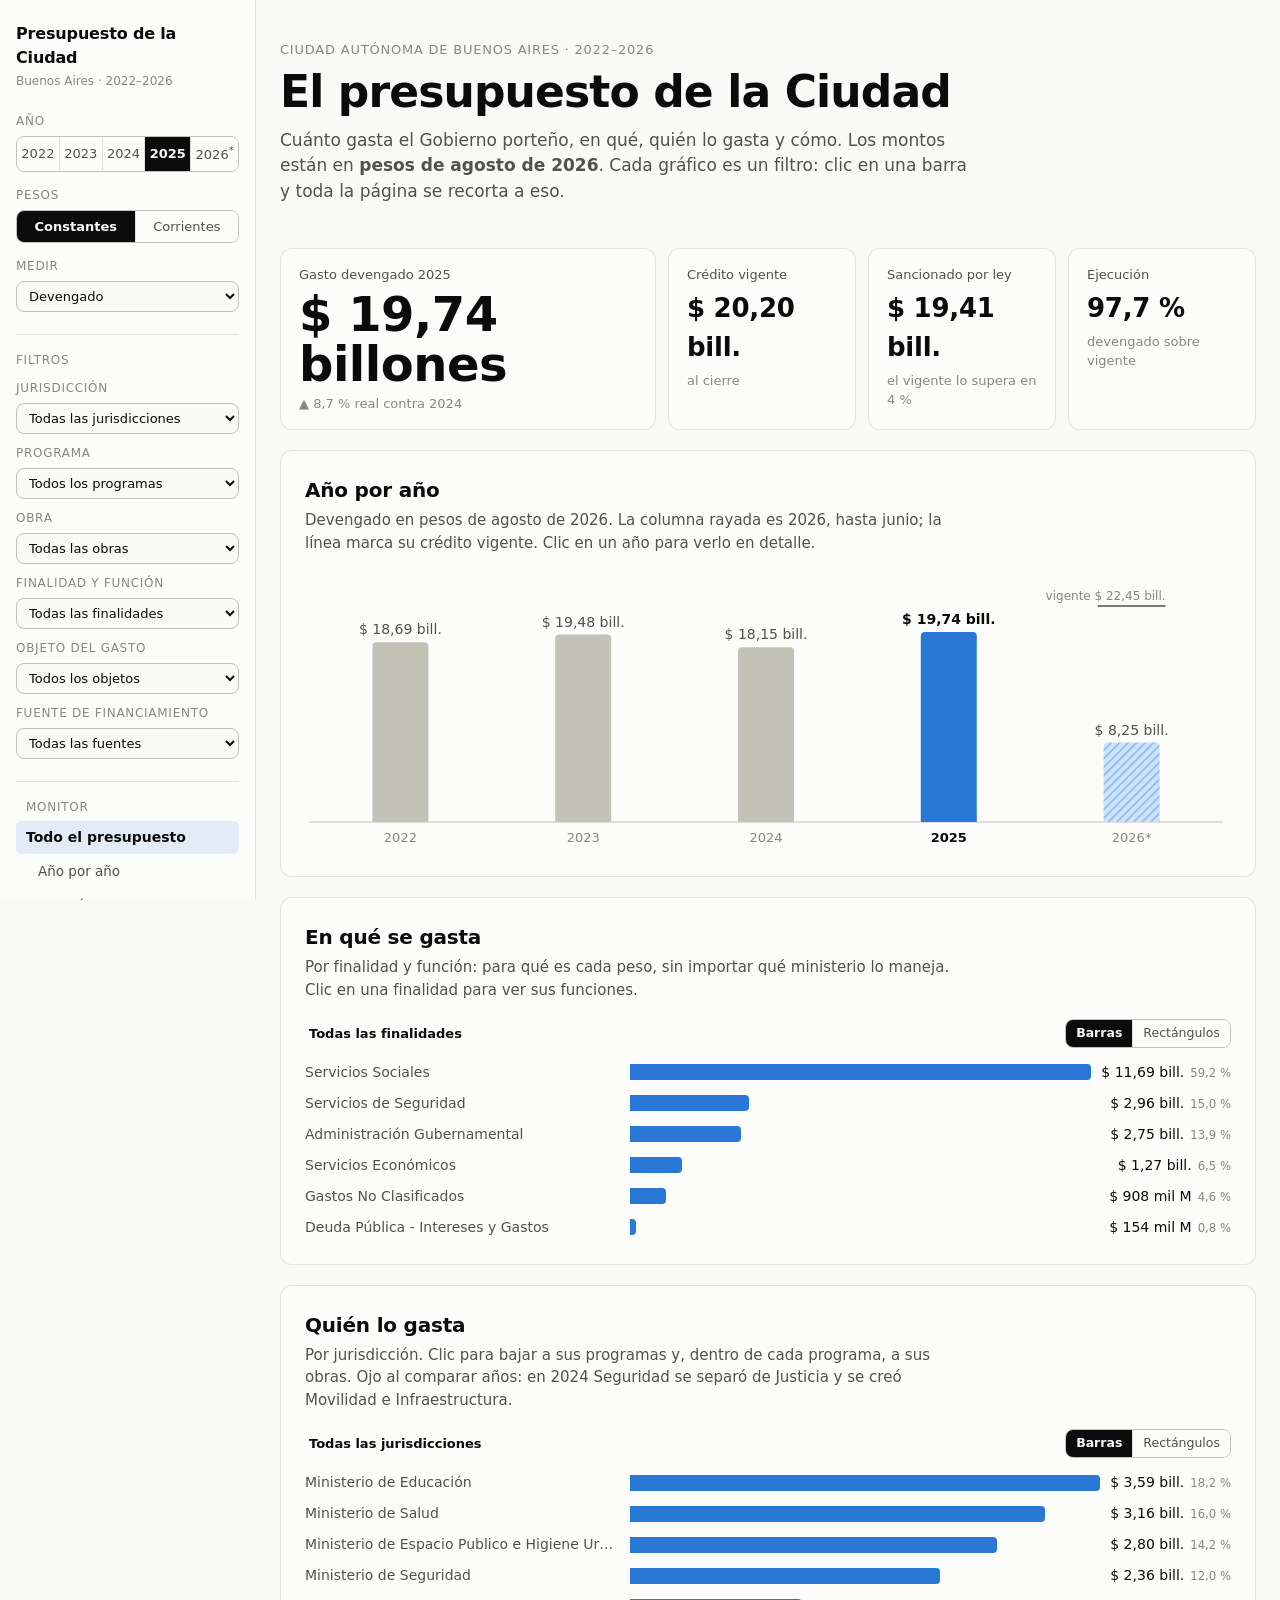
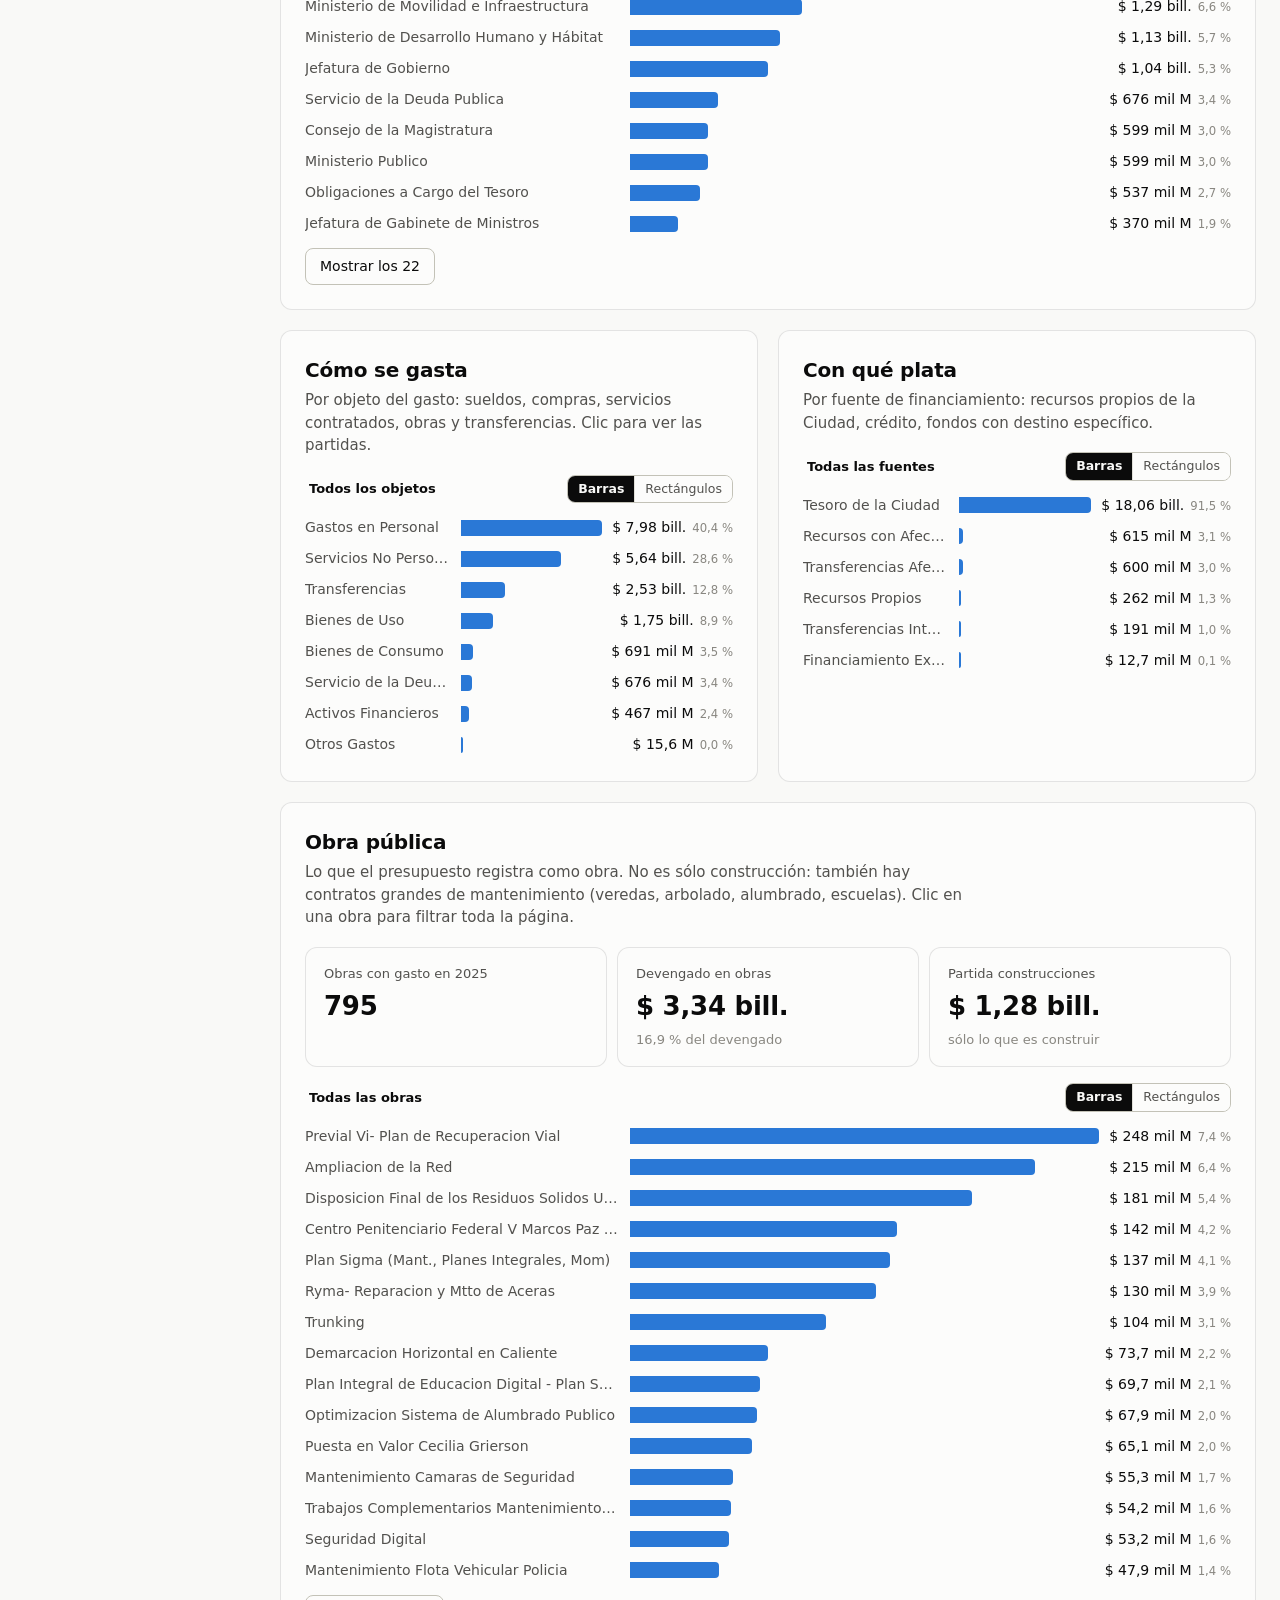
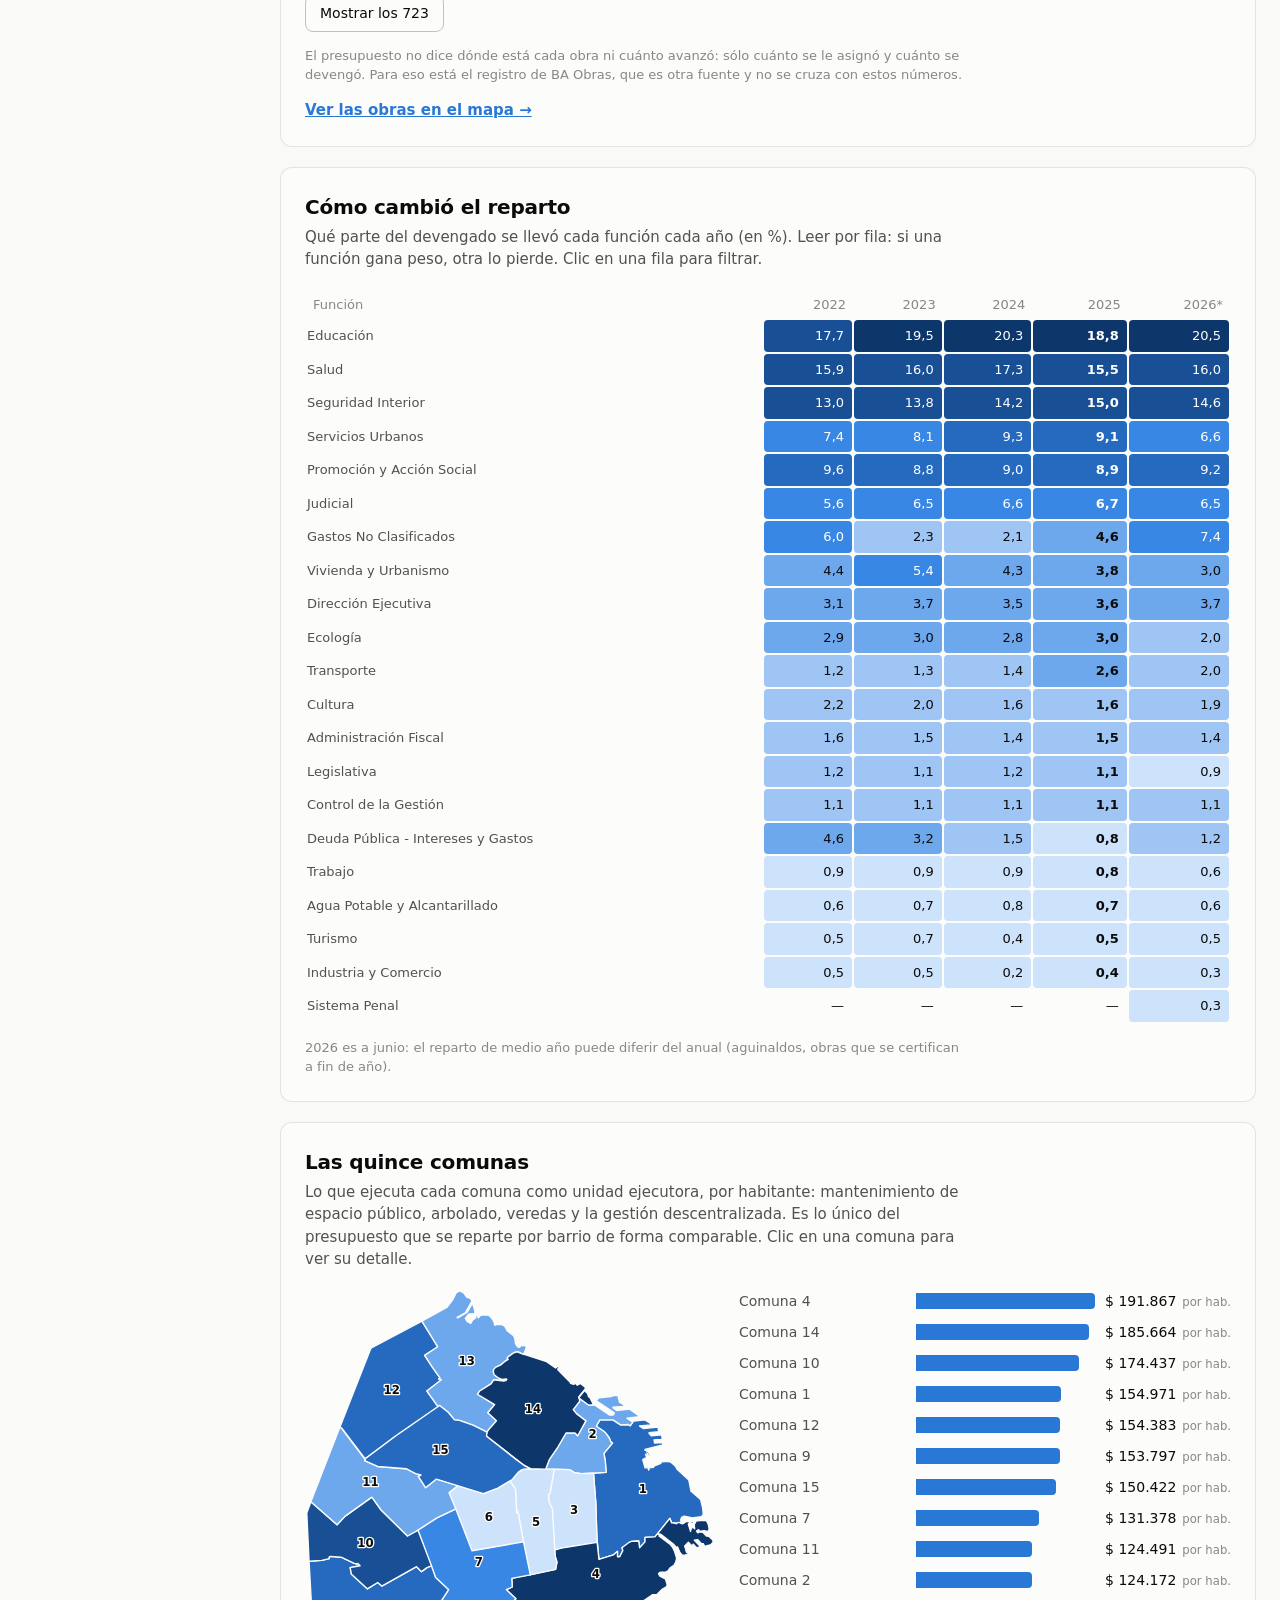
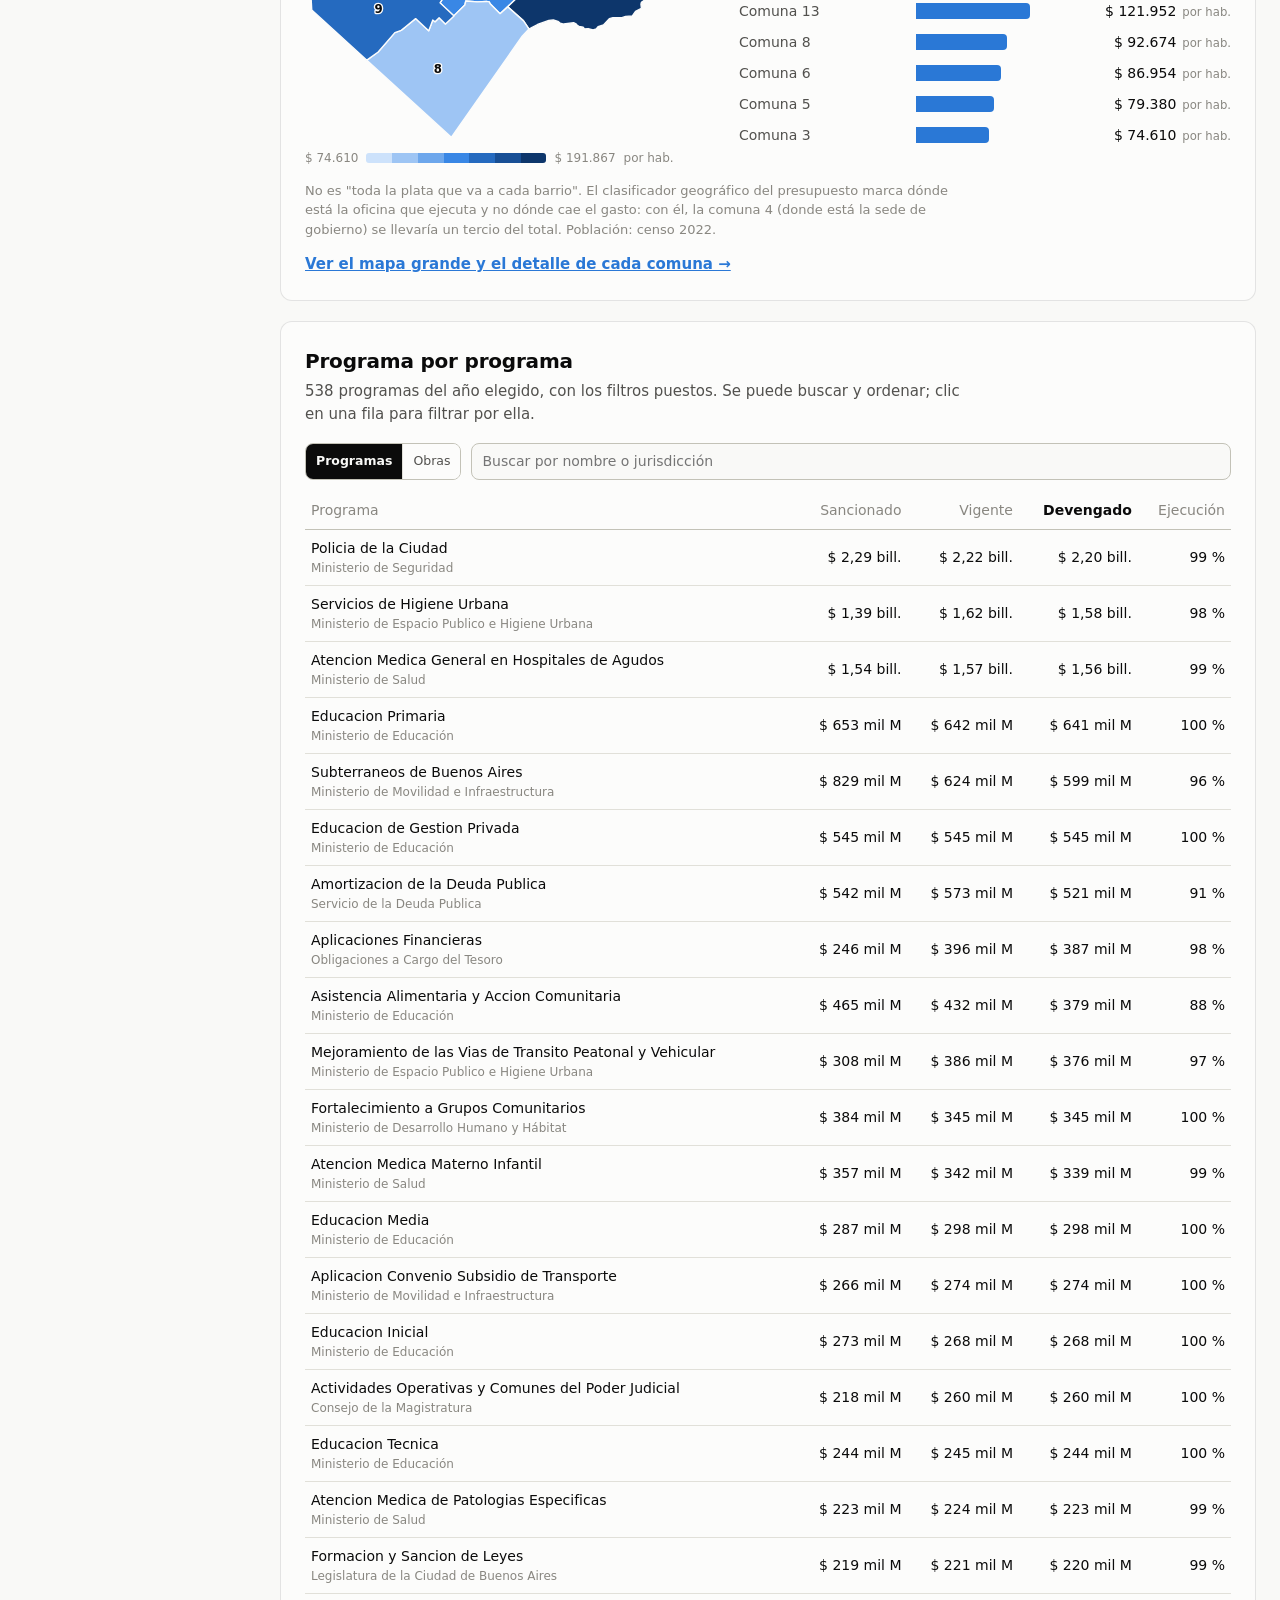
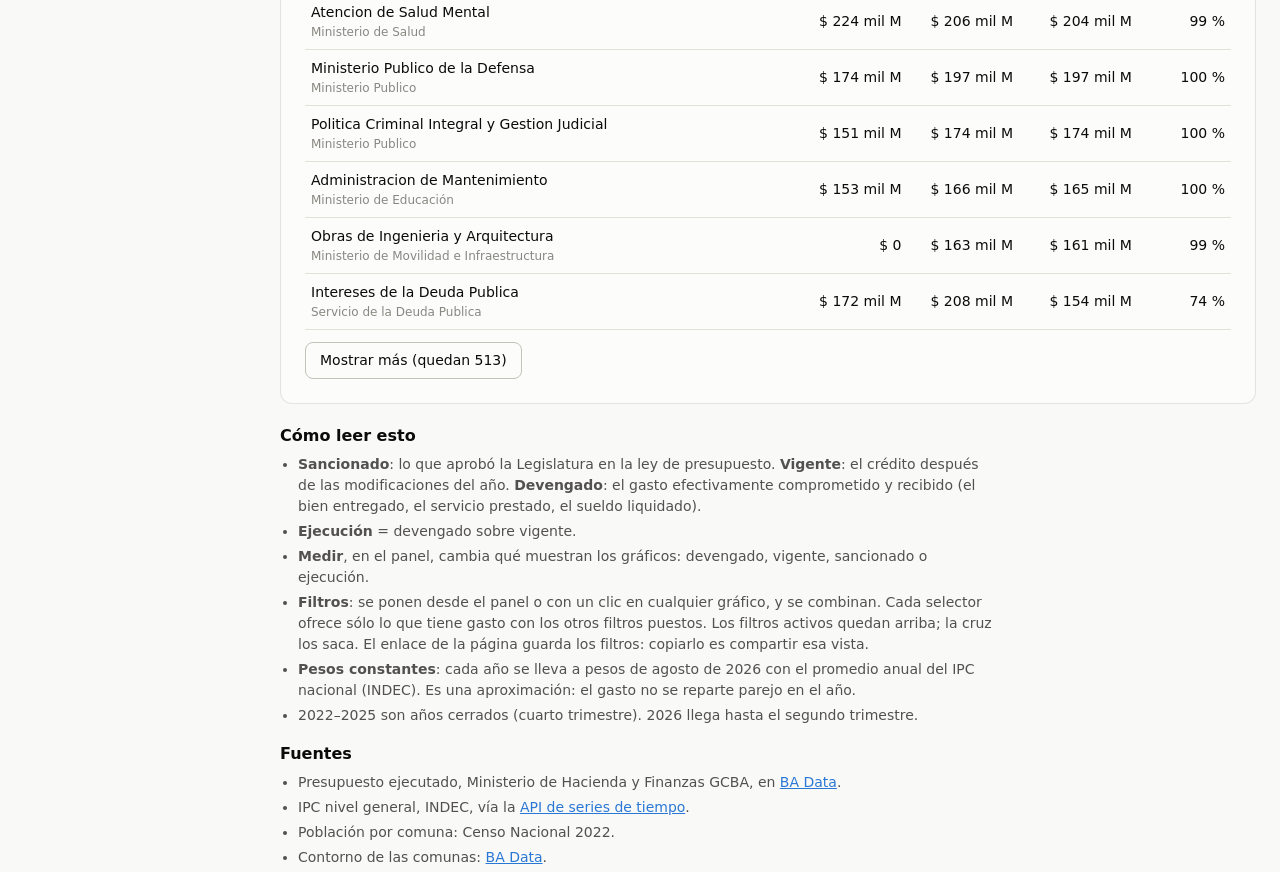
<file: web/index.html>
<!DOCTYPE html>
<html lang="es">
<head>
<meta charset="UTF-8">
<meta name="viewport" content="width=device-width, initial-scale=1">
<title>Presupuesto de la Ciudad</title>
<meta name="description" content="Cuánto, en qué, quién y cómo gasta la Ciudad de Buenos Aires, 2022-2026, en pesos constantes.">
<link rel="stylesheet" href="estilo.css">
</head>
<body>
<div class="app">
<aside class="lateral" id="lateral">
  <div class="marca"><a href="index.html" data-pagina>Presupuesto de la Ciudad</a><small>Buenos Aires · 2022–2026</small></div>
  <button class="menu" id="menu" type="button" aria-expanded="false" aria-controls="secciones">Filtros y secciones</button>
  <div class="controles">
    <div class="grupo"><span id="lab-anio">Año</span><div class="seg" id="anios" role="group" aria-labelledby="lab-anio"></div></div>
    <div class="grupo"><span id="lab-pesos">Pesos</span>
      <div class="seg" role="group" aria-labelledby="lab-pesos">
        <button type="button" data-pesos="real" aria-pressed="true">Constantes</button>
        <button type="button" data-pesos="nominal" aria-pressed="false">Corrientes</button>
      </div>
    </div>
    <div class="grupo"><label for="medida">Medir</label><select id="medida"></select></div>
  </div>
  <div class="filtros-lat">
    <div class="tit">Filtros</div>
    <div class="grupo"><label for="f-jur">Jurisdicción</label><select id="f-jur"></select></div>
    <div class="grupo"><label for="f-prog">Programa</label><select id="f-prog"></select></div>
    <div class="grupo"><label for="f-obra">Obra</label><select id="f-obra"></select></div>
    <div class="grupo"><label for="f-fun">Finalidad y función</label><select id="f-fun"></select></div>
    <div class="grupo"><label for="f-inc">Objeto del gasto</label><select id="f-inc"></select></div>
    <div class="grupo"><label for="f-fte">Fuente de financiamiento</label><select id="f-fte"></select></div>
  </div>
  <nav id="secciones" aria-label="Secciones">
    <div class="tit">Monitor</div>
    <a class="pagina" href="#resumen" aria-current="page">Todo el presupuesto</a>
    <a class="sub" href="#serie-s">Año por año</a>
    <a class="sub" href="#en-que">En qué se gasta</a>
    <a class="sub" href="#quien">Quién lo gasta</a>
    <a class="sub" href="#como">Cómo y con qué plata</a>
    <a class="sub" href="#obras">Obra pública</a>
    <a class="sub" href="#reparto">Cómo cambió el reparto</a>
    <a class="sub" href="#comunas-s">Las comunas</a>
    <a class="sub" href="#programas">Programa por programa</a>
    <a class="sub" href="#leer">Cómo leer esto</a>
    <div class="tit">Territorio</div>
    <a class="pagina" href="comunas.html" data-pagina>Mapa de las comunas</a>
    <a class="sub" href="comunas.html#tabla" data-pagina>Las quince en una tabla</a>
    <a class="pagina" href="obras.html" data-pagina>Mapa de obras</a>
  </nav>
  <button class="tema" id="tema" type="button">Tema: auto</button>
</aside>

<div class="contenido">
<header class="wrap" id="resumen">
  <div class="eyebrow">Ciudad Autónoma de Buenos Aires · 2022–2026</div>
  <h1>El presupuesto de la Ciudad</h1>
  <p class="lead">Cuánto gasta el Gobierno porteño, en qué, quién lo gasta y cómo. Los montos están en
    <strong class="lead-pesos"></strong>. Cada gráfico es un filtro: clic en una barra y toda la página se recorta a eso.</p>
</header>

<main class="wrap">
  <div class="activos" id="activos" aria-live="polite"></div>
  <div class="kpis" id="kpis"></div>
  <div class="aviso" id="aviso-2026">2026 está a mitad de camino: el archivo publicado llega a junio. El devengado es lo gastado
    hasta ahí y la ejecución no se compara con la de un año cerrado.</div>

  <section class="card" id="serie-s">
    <h2>Año por año</h2>
    <p class="bajada" id="bajada-serie"></p>
    <div id="serie"></div>
  </section>

  <section class="card" id="en-que">
    <h2>En qué se gasta</h2>
    <p class="bajada">Por finalidad y función: para qué es cada peso, sin importar qué ministerio lo maneja. Clic en una
      finalidad para ver sus funciones.</p>
    <div id="g-enque"></div>
  </section>

  <section class="card" id="quien">
    <h2>Quién lo gasta</h2>
    <p class="bajada">Por jurisdicción. Clic para bajar a sus programas y, dentro de cada programa, a sus obras. Ojo al
      comparar años: en 2024 Seguridad se separó de Justicia y se creó Movilidad e Infraestructura.</p>
    <div id="g-quien"></div>
  </section>

  <div class="dos" id="como">
    <section class="card">
      <h2>Cómo se gasta</h2>
      <p class="bajada">Por objeto del gasto: sueldos, compras, servicios contratados, obras y transferencias. Clic para
        ver las partidas.</p>
      <div id="g-como"></div>
    </section>
    <section class="card">
      <h2>Con qué plata</h2>
      <p class="bajada">Por fuente de financiamiento: recursos propios de la Ciudad, crédito, fondos con destino
        específico.</p>
      <div id="g-fuente"></div>
    </section>
  </div>

  <section class="card" id="obras">
    <h2>Obra pública</h2>
    <p class="bajada">Lo que el presupuesto registra como obra. No es sólo construcción: también hay contratos grandes de
      mantenimiento (veredas, arbolado, alumbrado, escuelas). Clic en una obra para filtrar toda la página.</p>
    <div class="obra-kpis" id="obra-kpis"></div>
    <div id="g-obras"></div>
    <p class="nota">El presupuesto no dice dónde está cada obra ni cuánto avanzó: sólo cuánto se le asignó y cuánto se
      devengó. Para eso está el registro de BA Obras, que es otra fuente y no se cruza con estos números.</p>
    <a class="enlace-mapa" href="obras.html" data-pagina>Ver las obras en el mapa →</a>
  </section>

  <section class="card" id="reparto">
    <h2>Cómo cambió el reparto</h2>
    <p class="bajada" id="bajada-calor"></p>
    <div class="tabla-scroll"><table class="calor" id="calor"></table></div>
    <p class="nota">2026 es a junio: el reparto de medio año puede diferir del anual (aguinaldos, obras que se certifican
      a fin de año).</p>
  </section>

  <section class="card" id="comunas-s">
    <h2>Las quince comunas</h2>
    <p class="bajada">Lo que ejecuta cada comuna como unidad ejecutora, por habitante: mantenimiento de espacio público,
      arbolado, veredas y la gestión descentralizada. Es lo único del presupuesto que se reparte por barrio de forma
      comparable. Clic en una comuna para ver su detalle.</p>
    <div class="mapa-barras">
      <figure class="mapa">
        <div id="mapa"></div>
        <figcaption class="leyenda" id="leyenda-mapa"></figcaption>
      </figure>
      <div class="barras" id="comunas"></div>
    </div>
    <p class="nota">No es "toda la plata que va a cada barrio". El clasificador geográfico del presupuesto marca dónde
      está la oficina que ejecuta y no dónde cae el gasto: con él, la comuna 4 (donde está la sede de gobierno) se
      llevaría un tercio del total. Población: censo 2022.</p>
    <a class="enlace-mapa" href="comunas.html" data-pagina>Ver el mapa grande y el detalle de cada comuna →</a>
  </section>

  <section class="card" id="programas">
    <h2>Programa por programa</h2>
    <p class="bajada"><span id="n-prog"></span> del año elegido, con los filtros puestos. Se puede buscar y ordenar; clic
      en una fila para filtrar por ella.</p>
    <div class="herr">
      <div class="seg chico" role="group" aria-label="Ver">
        <button type="button" data-tabla="prog" aria-pressed="true">Programas</button>
        <button type="button" data-tabla="obra" aria-pressed="false">Obras</button>
      </div>
      <input type="search" id="buscar" placeholder="Buscar por nombre o jurisdicción" aria-label="Buscar por nombre o jurisdicción">
    </div>
    <div class="tabla-scroll">
      <table class="prog">
        <thead><tr>
          <th data-k="nombre"><button type="button" id="th-nombre">Programa</button></th>
          <th data-k="s"><button type="button">Sancionado</button></th>
          <th data-k="v"><button type="button">Vigente</button></th>
          <th data-k="d"><button type="button">Devengado</button></th>
          <th data-k="ejec"><button type="button">Ejecución</button></th>
        </tr></thead>
        <tbody id="tbody"></tbody>
      </table>
    </div>
    <button class="mas" id="mas" type="button">Mostrar más</button>
  </section>
</main>

<footer class="wrap" id="leer">
  <h2>Cómo leer esto</h2>
  <ul>
    <li><strong>Sancionado</strong>: lo que aprobó la Legislatura en la ley de presupuesto. <strong>Vigente</strong>: el
      crédito después de las modificaciones del año. <strong>Devengado</strong>: el gasto efectivamente comprometido y
      recibido (el bien entregado, el servicio prestado, el sueldo liquidado).</li>
    <li><strong>Ejecución</strong> = devengado sobre vigente.</li>
    <li><strong>Medir</strong>, en el panel, cambia qué muestran los gráficos: devengado, vigente, sancionado o ejecución.</li>
    <li><strong>Filtros</strong>: se ponen desde el panel o con un clic en cualquier gráfico, y se combinan. Cada selector
      ofrece sólo lo que tiene gasto con los otros filtros puestos. Los filtros activos quedan arriba; la cruz los saca.
      El enlace de la página guarda los filtros: copiarlo es compartir esa vista.</li>
    <li><strong>Pesos constantes</strong>: cada año se lleva a pesos de <span id="pie-pesos"></span> con el promedio
      anual del IPC nacional (INDEC). Es una aproximación: el gasto no se reparte parejo en el año.</li>
    <li>2022–2025 son años cerrados (cuarto trimestre). 2026 llega hasta el segundo trimestre.</li>
  </ul>
  <h2>Fuentes</h2>
  <ul>
    <li>Presupuesto ejecutado, Ministerio de Hacienda y Finanzas GCBA, en
      <a href="https://data.buenosaires.gob.ar/dataset/presupuesto-ejecutado">BA Data</a>.</li>
    <li>IPC nivel general, INDEC, vía la <a href="https://datos.gob.ar/series">API de series de tiempo</a>.</li>
    <li>Población por comuna: Censo Nacional 2022.</li>
    <li>Contorno de las comunas: <a href="https://data.buenosaires.gob.ar/dataset/comunas">BA Data</a>.</li>
  </ul>
</footer>
</div>
</div>

<div class="tip" id="tip" role="tooltip"></div>

<script src="datos.js"></script>
<script src="hechos.js"></script>
<script src="comun.js"></script>
<script>
(() => {
  const { D, DIM, dims, ANIOS, GEO, st, nf, plata, pct, f, pesosDe, el, svgEl, parcial, conTip, alActivar,
          filasMontos, sumar, total, valor, fmt, esEjec, fijar, quitar, MEDIDAS } = P;
  const hayFiltros = () => Object.keys(st.f).length > 0;
  const nombreMedida = () => MEDIDAS[st.medida].nombre;

  // ---------- tarjetas ----------
  function kpis() {
    const t = total(), prev = ANIOS.includes(st.anio - 1) ? total(st.anio - 1) : null;
    const box = document.getElementById("kpis");
    box.replaceChildren();
    const tarjeta = (cls, lab, val, sub) => {
      const k = el("div", "kpi " + cls); k.append(el("div", "lab", lab), el("div", "val", val));
      if (sub) k.append(el("div", "sub", sub));
      box.append(k);
    };
    const par = parcial(st.anio), con = hayFiltros() ? " · con los filtros" : "";
    let sub = null;
    if (!par && prev && prev.d > 0) {
      const v = (t.d * D.factor[st.anio]) / (prev.d * D.factor[st.anio - 1]) - 1;
      sub = (v >= 0 ? "▲ " : "▼ ") + pct(Math.abs(v)) + " real contra " + (st.anio - 1);
    } else if (par) sub = "acumulado a junio";
    tarjeta("hero", "Gasto devengado " + st.anio + con, plata(t.d * f(st.anio), t.d * f(st.anio) < 1e12), sub);
    tarjeta("", "Crédito vigente", plata(t.v * f(st.anio), true), par ? "a junio" : "al cierre");
    tarjeta("", "Sancionado por ley", plata(t.s * f(st.anio), true),
      t.s > 0 ? (t.v >= t.s ? "el vigente lo supera en " + pct(t.v / t.s - 1, 0) : "el vigente queda " + pct(1 - t.v / t.s, 0) + " abajo")
              : "sin crédito sancionado");
    tarjeta("", "Ejecución", pct(t.d / t.v), "devengado sobre vigente");
  }

  // ---------- serie por año (columnas SVG) ----------
  function serie() {
    const box = document.getElementById("serie");
    const W = Math.max(300, box.clientWidth || 1000), H = W < 600 ? 240 : 280, ml = 4, mr = W < 600 ? 4 : 8, mt = 34, mb = 30;
    const chico = W < 600;
    const vals = ANIOS.map(a => { const o = total(a); return { a, o, v: valor(o, a) }; });
    const vig = a => total(a).v * f(a);
    const conVig = st.medida === "devengado";
    const max = Math.max(...vals.map(x => isFinite(x.v) ? x.v : 0), ...(conVig ? ANIOS.filter(parcial).map(vig) : []), 1e-9);
    const paso = (W - ml - mr) / vals.length, bw = Math.min(56, paso * 0.5);
    const y = v => mt + (H - mt - mb) * (1 - v / max);
    const s = svgEl("svg", { viewBox: `0 0 ${W} ${H}`, class: "col-chart", role: "img",
      "aria-label": nombreMedida() + " por año: " + vals.map(x => x.a + " " + fmt(x.v)).join("; ") });
    const nodo = (t, a, txt) => s.appendChild(svgEl(t, a, txt));
    const defs = nodo("defs", {});
    const pat = svgEl("pattern", { id: "rayas", width: 6, height: 6, patternUnits: "userSpaceOnUse", patternTransform: "rotate(45)" });
    pat.append(svgEl("rect", { width: 6, height: 6, fill: "var(--accent-soft)" }), svgEl("line", { x1: 0, y1: 0, x2: 0, y2: 6, stroke: "var(--hatch)", "stroke-width": 3 }));
    defs.append(pat);
    nodo("line", { x1: ml, x2: W - mr, y1: H - mb, y2: H - mb, stroke: "var(--axis)", "stroke-width": 1 });
    vals.forEach(({ a, o, v }, i) => {
      const cx = ml + paso * (i + 0.5), x = cx - bw / 2, vv = isFinite(v) ? v : 0, top = y(vv), h = H - mb - top;
      const par = parcial(a), sel = a === st.anio;
      const fill = par ? "url(#rayas)" : sel ? "var(--accent)" : "var(--mute-bar)";
      const rad = Math.min(4, h / 2);
      if (h > 0) nodo("path", { d: `M${x},${H - mb} V${top + rad} Q${x},${top} ${x + rad},${top} H${x + bw - rad} Q${x + bw},${top} ${x + bw},${top + rad} V${H - mb} Z`, fill });
      if (par && conVig && vig(a) > 0) { // el crédito vigente como techo de referencia del año en curso
        const yv = y(vig(a));
        nodo("line", { x1: x - 6, x2: x + bw + 6, y1: yv, y2: yv, stroke: "var(--ink-2)", "stroke-width": 1.5 });
        nodo("text", { x: x + bw + 6, y: yv - 6, "font-size": 12, fill: "var(--muted)", "text-anchor": "end" },
          chico ? "vigente" : "vigente " + plata(vig(a), true));
      }
      nodo("text", { x: cx, y: top - 8, "text-anchor": "middle", "font-size": chico ? 11 : 14, "font-weight": sel ? 600 : 400,
                     fill: sel ? "var(--ink)" : "var(--ink-2)" }, fmt(v, true));
      nodo("text", { x: cx, y: H - mb + 20, "text-anchor": "middle", "font-size": 13, fill: sel ? "var(--ink)" : "var(--muted)",
                     "font-weight": sel ? 600 : 400 }, a + (par ? "*" : ""));
      const hit = nodo("rect", { x: cx - paso / 2, y: mt - 20, width: paso, height: H - mt + 20, fill: "transparent", style: "cursor:pointer" });
      conTip(hit, () => a + (par ? " · a junio" : ""), () => filasMontos(o, a), "Clic para ver ese año");
      alActivar(hit, () => { st.anio = a; P.cambiar(); });
    });
    box.replaceChildren(s);
    document.getElementById("bajada-serie").textContent =
      esEjec() ? "Ejecución de cada año: devengado sobre crédito vigente. 2026, rayado, va a junio. Clic en un año para verlo en detalle."
      : st.pesos === "real"
      ? `${nombreMedida()} en pesos de ${pesosDe}${hayFiltros() ? ", con los filtros puestos" : ""}. La columna rayada es 2026, hasta junio${conVig ? "; la línea marca su crédito vigente" : ""}. Clic en un año para verlo en detalle.`
      : "En pesos de cada año. Con la inflación de estos años, la escalera sale casi toda de precios, no de más gasto: para comparar años usá pesos constantes.";
  }

  // ---------- obra pública ----------
  const CONSTR = dims.ppal.findIndex(p => /^construcciones$/i.test(p[1].trim()));
  function obras() {
    const box = document.getElementById("obra-kpis");
    const conObra = sumar({ excluir: ["obra"], filtro: k => P.COL.obra[k] >= 0 }).get(0) || { s: 0, v: 0, d: 0 };
    const n = [...sumar({ por: "obra", excluir: ["obra"] })].filter(([i, o]) => i >= 0 && (o.d > 0 || o.v > 0)).length;
    const cons = sumar({ excluir: ["obra"], filtro: k => P.COL.ppal[k] === CONSTR }).get(0) || { d: 0 };
    const t = total(st.anio, ["obra"]);
    box.replaceChildren();
    const mini = (lab, val, sub) => { const k = el("div", "kpi"); k.append(el("div", "lab", lab), el("div", "val", val)); if (sub) k.append(el("div", "sub", sub)); box.append(k); };
    mini("Obras con gasto en " + st.anio, nf(n), hayFiltros() ? "con los filtros" : null);
    mini("Devengado en obras", plata(conObra.d * f(st.anio), true), t.d ? pct(conObra.d / t.d) + " del devengado" : null);
    mini("Partida construcciones", plata(cons.d * f(st.anio), true), "sólo lo que es construir");
    P.jerarquia("g-obras", ["obra"], { max: 15 });
  }

  // ---------- reparto por función, año por año ----------
  function calor() {
    const t = document.getElementById("calor");
    const filas = new Map();
    for (const a of ANIOS) {
      const vt = valor(total(a, ["fin", "fun"]), a);
      for (const [i, o] of sumar({ anio: a, por: "fun", excluir: ["fin", "fun"] })) {
        if (!(esEjec() ? o.v > 0 : valor(o, a) > 0)) continue;
        const v = esEjec() ? o.d / o.v : valor(o, a) / vt;
        if (!filas.has(i)) filas.set(i, {});
        filas.get(i)[a] = v;
      }
    }
    const lista = [...filas].sort((a, b) => (b[1][st.anio] || 0) - (a[1][st.anio] || 0));
    const maxv = Math.max(...lista.flatMap(([, v]) => Object.values(v)), 1e-9);
    const hd = el("tr"); hd.append(el("th", null, "Función"));
    for (const a of ANIOS) hd.append(el("th", null, a + (parcial(a) ? "*" : "")));
    t.replaceChildren(hd);
    for (const [i, v] of lista) {
      const tr = el("tr", "clic" + (st.f.fun === i ? " elegida" : ""));
      tr.append(el("td", null, DIM.fun.et(i)));
      for (const a of ANIOS) {
        const x = v[a];
        const td = el("td", null, x == null ? "—" : nf(100 * x, esEjec() ? 0 : 1));
        if (x != null) {
          // escala de raíz: las funciones chicas (turismo, trabajo) no quedan todas iguales
          const paso = Math.max(0, Math.min(7, Math.round(7 * (esEjec() ? Math.min(1, x) : Math.sqrt(x / maxv)))));
          td.style.background = `var(--seq-${paso})`;
          td.style.color = paso >= 4 ? "#ffffff" : "var(--ink)";
          if (a === st.anio) td.style.fontWeight = 600;
        }
        tr.append(td);
      }
      tr.tabIndex = 0;
      alActivar(tr, () => { if (st.f.fun === i) quitar("fin"); else fijar("fun", i); P.cambiar(); });
      t.append(tr);
    }
    document.getElementById("bajada-calor").textContent = esEjec()
      ? "Ejecución de cada función, año por año (en %). Clic en una fila para filtrar por esa función."
      : `Qué parte del ${nombreMedida().toLowerCase()} se llevó cada función cada año (en %). Leer por fila: si una función gana peso, otra lo pierde. Clic en una fila para filtrar.`;
  }

  // ---------- comunas ----------
  function comunas() {
    const g = P.comunas();
    const box = document.getElementById("comunas");
    const pob = n => GEO[n].poblacion;
    const val = (n, o) => esEjec() ? (o.v ? o.d / o.v : NaN) : valor(o) / pob(n);
    const fmtC = v => esEjec() ? pct(v, 0) : "$ " + nf(v);
    const filas = [...g].map(([n, o]) => ({ n, o, v: val(n, o) })).filter(x => isFinite(x.v) && (esEjec() ? x.o.v > 0 : x.v > 0)).sort((a, b) => b.v - a.v);
    box.replaceChildren();
    if (!filas.length) {
      box.append(el("p", "vacio", "Las comunas no ejecutan gasto con estos filtros."));
      document.getElementById("mapa").replaceChildren(); document.getElementById("leyenda-mapa").replaceChildren();
      return;
    }
    const max = filas[0].v, porN = Object.fromEntries(filas.map(x => [x.n, x]));
    const marcar = (n, on) => document.querySelectorAll(`[data-comuna="${n}"]`).forEach(e => e.classList.toggle("activa", on));
    const ir = n => { location.href = `comunas.html${location.search}#c=${n}`; };
    const enlazar = (nodo, x) => {
      nodo.dataset.comuna = x.n;
      conTip(nodo, () => "Comuna " + x.n + " · " + st.anio, () => [
        [esEjec() ? "ejecución" : nombreMedida().toLowerCase() + " por habitante", fmtC(x.v)], ...filasMontos(x.o),
        ["habitantes (2022)", nf(pob(x.n))]], "Clic para ver su detalle");
      for (const [ev, on] of [["pointerenter", true], ["focus", true], ["pointerleave", false], ["blur", false]])
        nodo.addEventListener(ev, () => marcar(x.n, on));
      alActivar(nodo, () => ir(x.n));
    };
    for (const x of filas) {
      const fila = el("div", "fila clic");
      const pista = el("div", "pista"), barra = el("div", "barra");
      barra.style.width = 100 * x.v / max + "%"; pista.append(barra);
      const num = el("div", "num", fmtC(x.v)); if (!esEjec()) num.append(el("small", null, "por hab."));
      fila.append(el("div", "et", "Comuna " + x.n), pista, num);
      enlazar(fila, x);
      box.append(fila);
    }
    const { min, max: hi } = P.mapa(document.getElementById("mapa"), {
      valor: n => porN[n] ? porN[n].v : null,
      enlazar: (p, n) => { if (porN[n]) enlazar(p, porN[n]); p.style.cursor = "pointer"; },
      rotulo: "Mapa de las quince comunas. Clic en una comuna para ver su detalle.",
    });
    P.leyenda(document.getElementById("leyenda-mapa"), min, hi, fmtC, esEjec() ? "" : "por hab.");
  }

  // ---------- tabla de programas u obras ----------
  Object.assign(st, { tabla: "prog", sort: { k: "d", dir: -1 }, q: "", limite: 25 });
  document.querySelectorAll("[data-tabla]").forEach(b => b.onclick = () => { st.tabla = b.dataset.tabla; st.limite = 25; tabla(); });
  const buscar = document.getElementById("buscar");
  buscar.oninput = () => { st.q = buscar.value.trim().toLowerCase(); st.limite = 25; tabla(); };
  document.querySelectorAll("table.prog th").forEach(th => th.querySelector("button").onclick = () => {
    const k = th.dataset.k;
    st.sort = { k, dir: st.sort.k === k ? -st.sort.dir : (k === "nombre" ? 1 : -1) };
    tabla();
  });
  document.getElementById("mas").onclick = () => { st.limite += 50; tabla(); };
  const sinTildes = s => s.normalize("NFD").replace(/[̀-ͯ]/g, "").toLowerCase();
  const jurDe = { prog: i => dims.prog[i][0], obra: i => dims.prog[dims.obra[i][0]][0] };
  function tabla() {
    const d = st.tabla;
    document.querySelectorAll("[data-tabla]").forEach(b => b.setAttribute("aria-pressed", String(b.dataset.tabla === d)));
    document.getElementById("th-nombre").textContent = d === "prog" ? "Programa" : "Obra";
    let filas = [...sumar({ por: d })].filter(([i, o]) => i >= 0 && (o.v > 0 || o.d > 0))
      .map(([i, o]) => ({ i, o, nombre: DIM[d].et(i), jur: DIM.jur.et(jurDe[d](i)),
        extra: d === "obra" ? DIM.prog.et(dims.obra[i][0]) : null }));
    document.getElementById("n-prog").textContent = nf(filas.length) + (d === "prog" ? " programas" : " obras");
    if (st.q) { const q = sinTildes(st.q); filas = filas.filter(r => sinTildes(r.nombre + " " + r.jur + " " + (r.extra || "")).includes(q)); }
    const { k, dir } = st.sort;
    const val = r => k === "ejec" ? (r.o.v ? r.o.d / r.o.v : -1) : r.o[k];
    filas.sort((a, b) => k === "nombre" ? dir * a.nombre.localeCompare(b.nombre, "es") : dir * (val(a) - val(b)));
    document.querySelectorAll("table.prog th").forEach(th => {
      if (th.dataset.k === k) th.setAttribute("aria-sort", dir > 0 ? "ascending" : "descending"); else th.removeAttribute("aria-sort");
    });
    const tb = document.getElementById("tbody");
    tb.replaceChildren();
    const fa = f(st.anio);
    for (const r of filas.slice(0, st.limite)) {
      const tr = el("tr", "clic" + (st.f[d] === r.i ? " elegida" : ""));
      const c0 = el("td", null, r.nombre); c0.append(el("small", null, r.extra ? r.extra + " · " + r.jur : r.jur));
      tr.append(c0, el("td", null, plata(r.o.s * fa, true)), el("td", null, plata(r.o.v * fa, true)),
        el("td", null, plata(r.o.d * fa, true)), el("td", null, pct(r.o.d / r.o.v, 0)));
      tr.tabIndex = 0;
      alActivar(tr, () => { if (st.f[d] === r.i) quitar(d); else fijar(d, r.i); P.cambiar(); });
      tb.append(tr);
    }
    if (!filas.length) { const tr = el("tr"), td = el("td", null, "Nada coincide con la búsqueda y los filtros."); td.colSpan = 5; tr.append(td); tb.append(tr); }
    const mas = document.getElementById("mas");
    mas.style.display = filas.length > st.limite ? "" : "none";
    mas.textContent = `Mostrar más (quedan ${nf(filas.length - st.limite)})`;
  }

  // ---------- todo junto ----------
  let anioVisto = null;
  function render() {
    if (st.anio !== anioVisto) { anioVisto = st.anio; st.limite = 25; }
    document.getElementById("pie-pesos").textContent = pesosDe;
    kpis(); serie();
    P.jerarquia("g-enque", ["fin", "fun"]);
    P.jerarquia("g-quien", ["jur", "prog", "obra"], { resto: "Sin obra identificada" });
    P.jerarquia("g-como", ["inc", "ppal"]);
    P.jerarquia("g-fuente", ["fte"]);
    obras(); calor(); comunas(); tabla();
  }
  P.iniciar(render);
  let ancho = innerWidth;
  addEventListener("resize", () => { if (innerWidth !== ancho) { ancho = innerWidth; serie(); } });
})();
</script>
</body>
</html>
</file>
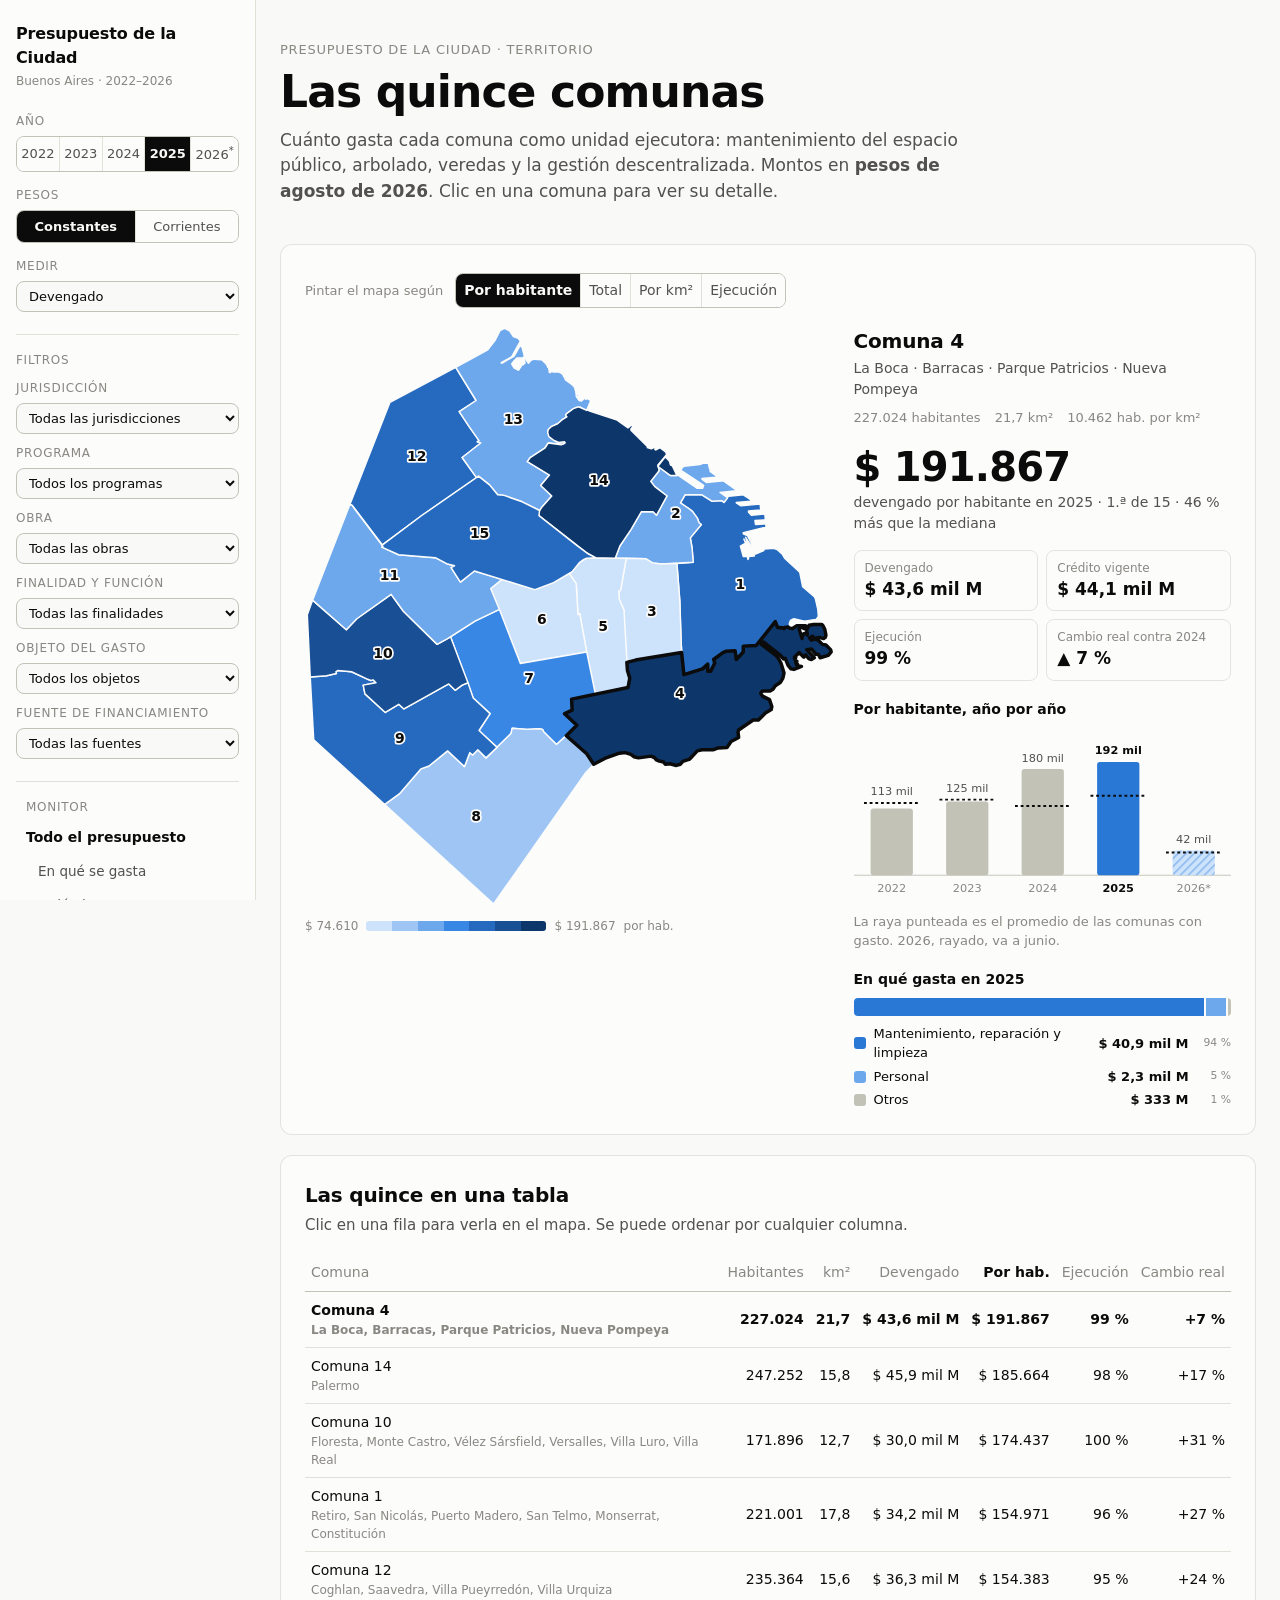
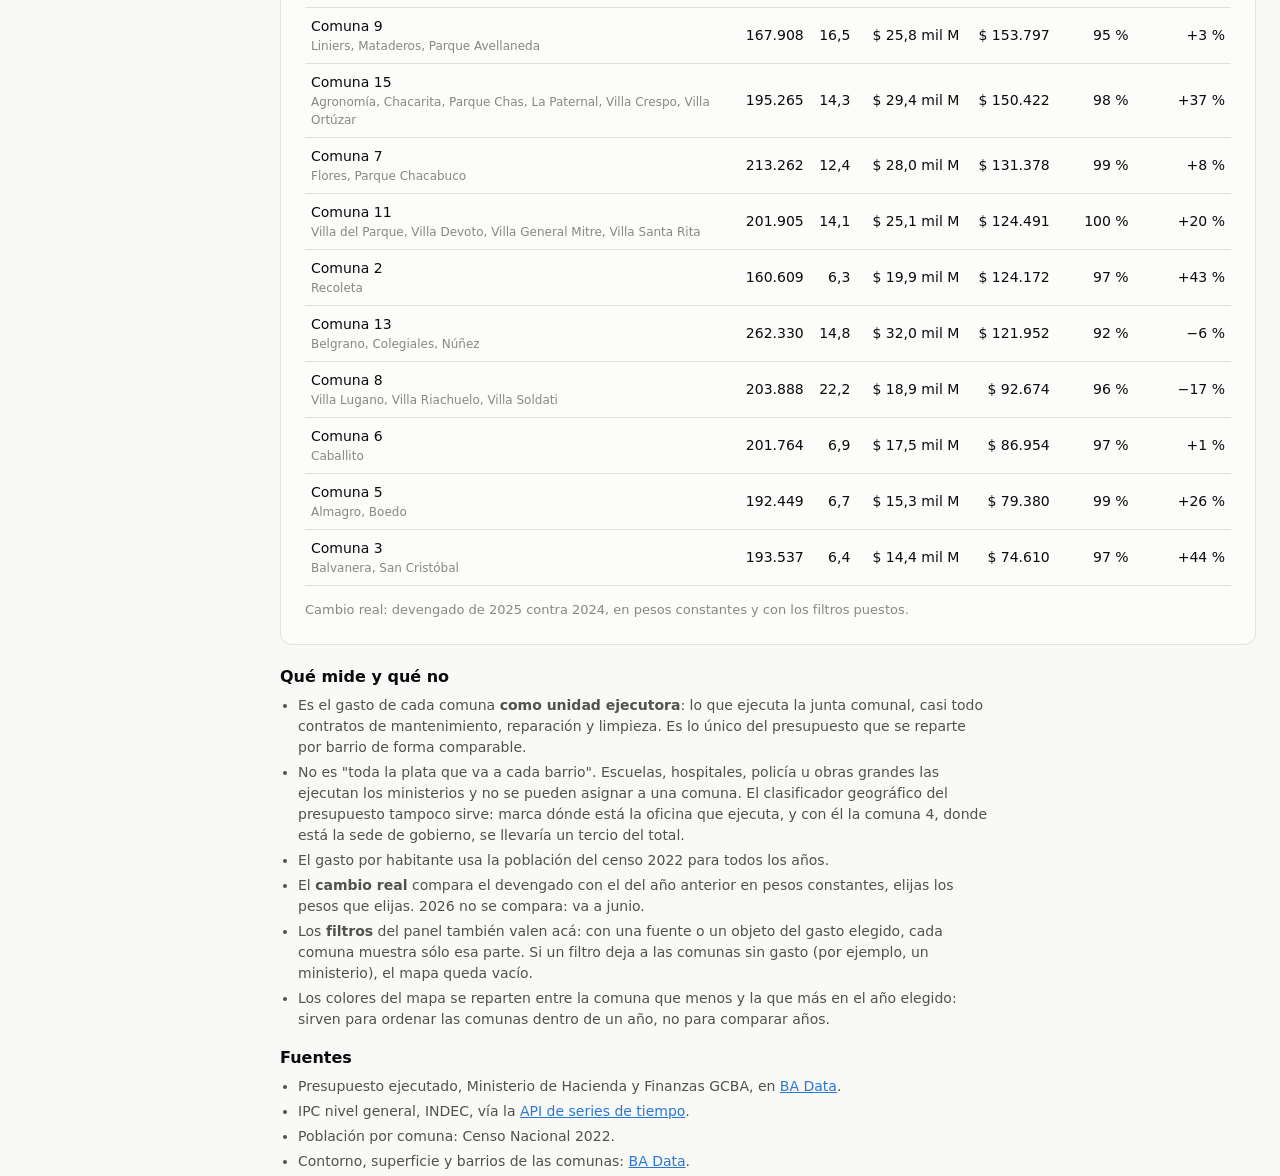
<file: web/comunas.html>
<!DOCTYPE html>
<html lang="es">
<head>
<meta charset="UTF-8">
<meta name="viewport" content="width=device-width, initial-scale=1">
<title>Mapa de las comunas</title>
<meta name="description" content="Cuánto gasta cada una de las quince comunas de Buenos Aires, 2022-2026: mapa, detalle por comuna y tabla.">
<link rel="stylesheet" href="estilo.css">
</head>
<body>
<div class="app">
<aside class="lateral" id="lateral">
  <div class="marca"><a href="index.html" data-pagina>Presupuesto de la Ciudad</a><small>Buenos Aires · 2022–2026</small></div>
  <button class="menu" id="menu" type="button" aria-expanded="false" aria-controls="secciones">Filtros y secciones</button>
  <div class="controles">
    <div class="grupo"><span id="lab-anio">Año</span><div class="seg" id="anios" role="group" aria-labelledby="lab-anio"></div></div>
    <div class="grupo"><span id="lab-pesos">Pesos</span>
      <div class="seg" role="group" aria-labelledby="lab-pesos">
        <button type="button" data-pesos="real" aria-pressed="true">Constantes</button>
        <button type="button" data-pesos="nominal" aria-pressed="false">Corrientes</button>
      </div>
    </div>
    <div class="grupo"><label for="medida">Medir</label><select id="medida"></select></div>
  </div>
  <div class="filtros-lat">
    <div class="tit">Filtros</div>
    <div class="grupo"><label for="f-jur">Jurisdicción</label><select id="f-jur"></select></div>
    <div class="grupo"><label for="f-prog">Programa</label><select id="f-prog"></select></div>
    <div class="grupo"><label for="f-obra">Obra</label><select id="f-obra"></select></div>
    <div class="grupo"><label for="f-fun">Finalidad y función</label><select id="f-fun"></select></div>
    <div class="grupo"><label for="f-inc">Objeto del gasto</label><select id="f-inc"></select></div>
    <div class="grupo"><label for="f-fte">Fuente de financiamiento</label><select id="f-fte"></select></div>
  </div>
  <nav id="secciones" aria-label="Secciones">
    <div class="tit">Monitor</div>
    <a class="pagina" href="index.html" data-pagina>Todo el presupuesto</a>
    <a class="sub" href="index.html#en-que" data-pagina>En qué se gasta</a>
    <a class="sub" href="index.html#quien" data-pagina>Quién lo gasta</a>
    <a class="sub" href="index.html#obras" data-pagina>Obra pública</a>
    <a class="sub" href="index.html#programas" data-pagina>Programa por programa</a>
    <div class="tit">Territorio</div>
    <a class="pagina" href="#mapa-s" aria-current="page">Mapa de las comunas</a>
    <a class="sub" href="#tabla">Las quince en una tabla</a>
    <a class="sub" href="#leer">Qué mide y qué no</a>
    <a class="pagina" href="obras.html" data-pagina>Mapa de obras</a>
  </nav>
  <button class="tema" id="tema" type="button">Tema: auto</button>
</aside>

<div class="contenido">
<header class="wrap">
  <div class="eyebrow">Presupuesto de la Ciudad · territorio</div>
  <h1>Las quince comunas</h1>
  <p class="lead">Cuánto gasta cada comuna como unidad ejecutora: mantenimiento del espacio público, arbolado, veredas y
    la gestión descentralizada. Montos en <strong class="lead-pesos"></strong>. Clic en una comuna para ver su detalle.</p>
</header>

<main class="wrap">
  <div class="activos" id="activos" aria-live="polite"></div>
  <div class="aviso" id="aviso-2026">2026 está a mitad de camino: el archivo publicado llega a junio. El gasto por
    habitante de 2026 es de medio año y no se compara con el de un año cerrado.</div>

  <section class="card" id="mapa-s">
    <div class="indicador">
      <span id="lab-ind">Pintar el mapa según</span>
      <div class="seg" id="indicadores" role="group" aria-labelledby="lab-ind"></div>
    </div>
    <div class="mapa-detalle">
      <figure class="mapa mapa-grande">
        <div id="mapa-g"></div>
        <figcaption class="leyenda" id="ley-g"></figcaption>
      </figure>
      <div class="detalle" id="detalle" aria-live="polite"></div>
    </div>
  </section>

  <section class="card" id="tabla">
    <h2>Las quince en una tabla</h2>
    <p class="bajada">Clic en una fila para verla en el mapa. Se puede ordenar por cualquier columna.</p>
    <div class="tabla-scroll">
      <table class="prog">
        <thead><tr>
          <th data-k="comuna"><button type="button">Comuna</button></th>
          <th data-k="poblacion"><button type="button">Habitantes</button></th>
          <th data-k="km2"><button type="button">km²</button></th>
          <th data-k="dev"><button type="button">Monto</button></th>
          <th data-k="ph"><button type="button">Por hab.</button></th>
          <th data-k="ejec"><button type="button">Ejecución</button></th>
          <th data-k="var"><button type="button">Cambio real</button></th>
        </tr></thead>
        <tbody id="tbody"></tbody>
      </table>
    </div>
    <p class="nota" id="nota-var"></p>
  </section>
</main>

<footer class="wrap" id="leer">
  <h2>Qué mide y qué no</h2>
  <ul>
    <li>Es el gasto de cada comuna <strong>como unidad ejecutora</strong>: lo que ejecuta la junta comunal, casi todo
      contratos de mantenimiento, reparación y limpieza. Es lo único del presupuesto que se reparte por barrio de forma
      comparable.</li>
    <li>No es "toda la plata que va a cada barrio". Escuelas, hospitales, policía u obras grandes las ejecutan los
      ministerios y no se pueden asignar a una comuna. El clasificador geográfico del presupuesto tampoco sirve: marca
      dónde está la oficina que ejecuta, y con él la comuna 4, donde está la sede de gobierno, se llevaría un tercio del
      total.</li>
    <li>El gasto por habitante usa la población del censo 2022 para todos los años.</li>
    <li>El <strong>cambio real</strong> compara el devengado con el del año anterior en pesos constantes, elijas los
      pesos que elijas. 2026 no se compara: va a junio.</li>
    <li>Los <strong>filtros</strong> del panel también valen acá: con una fuente o un objeto del gasto elegido, cada
      comuna muestra sólo esa parte. Si un filtro deja a las comunas sin gasto (por ejemplo, un ministerio), el mapa
      queda vacío.</li>
    <li>Los colores del mapa se reparten entre la comuna que menos y la que más en el año elegido: sirven para ordenar
      las comunas dentro de un año, no para comparar años.</li>
  </ul>
  <h2>Fuentes</h2>
  <ul>
    <li>Presupuesto ejecutado, Ministerio de Hacienda y Finanzas GCBA, en
      <a href="https://data.buenosaires.gob.ar/dataset/presupuesto-ejecutado">BA Data</a>.</li>
    <li>IPC nivel general, INDEC, vía la <a href="https://datos.gob.ar/series">API de series de tiempo</a>.</li>
    <li>Población por comuna: Censo Nacional 2022.</li>
    <li>Contorno, superficie y barrios de las comunas: <a href="https://data.buenosaires.gob.ar/dataset/comunas">BA Data</a>.</li>
  </ul>
</footer>
</div>
</div>

<div class="tip" id="tip" role="tooltip"></div>

<script src="datos.js"></script>
<script src="hechos.js"></script>
<script src="comun.js"></script>
<script>
(() => {
  const { D, dims, COL, ANIOS, GEO, st, nf, plata, pct, f, el, svgEl, parcial, conTip, alActivar, sumar, esEjec, MEDIDAS } = P;
  const hash = +(location.hash.match(/^#c=(\d+)$/) || [])[1];
  Object.assign(st, { ind: esEjec() ? "ejec" : "ph", orden: { k: "ph", dir: -1 }, sel: GEO[hash] ? hash : null });

  // el monto que se mide: con "ejecución" elegida en el panel, los montos son devengado
  const clave = () => ({ devengado: "d", vigente: "v", sancionado: "s", ejecucion: "d" })[st.medida];
  const nombreMonto = () => esEjec() ? "devengado" : MEDIDAS[st.medida].nombre.toLowerCase();
  const monto = (o, a = st.anio) => o[clave()] * f(a);
  // cambio real del devengado contra el año anterior, con los filtros; 2026 (a junio) no se compara
  const cambio = (n, anio = st.anio) => {
    if (parcial(anio) || !ANIOS.includes(anio - 1) || parcial(anio - 1)) return null;
    const a = P.comunas(anio).get(n), b = P.comunas(anio - 1).get(n);
    if (!a || !b || !b.d) return null;
    return (a.d * D.factor[anio]) / (b.d * D.factor[anio - 1]) - 1;
  };
  const IND = {
    ph:   { nombre: "Por habitante", v: (o, n) => monto(o) / GEO[n].poblacion, fmt: v => "$ " + nf(v), unidad: "por hab." },
    tot:  { nombre: "Total", v: o => monto(o), fmt: v => plata(v, true), unidad: "" },
    km2:  { nombre: "Por km²", v: (o, n) => monto(o) / GEO[n].km2, fmt: v => plata(v, true), unidad: "por km²" },
    ejec: { nombre: "Ejecución", v: o => o.v ? o.d / o.v : NaN, fmt: v => pct(v, 0), unidad: "del vigente" },
  };
  const segI = document.getElementById("indicadores");
  for (const [k, ind] of Object.entries(IND)) {
    const b = el("button", null, ind.nombre); b.type = "button"; b.dataset.ind = k;
    b.onclick = () => { st.ind = k; dibujar(); };
    segI.append(b);
  }
  function elegir(n, irAlMapa) {
    st.sel = n;
    history.replaceState(null, "", location.search + "#c=" + n);
    dibujar();
    if (irAlMapa) document.getElementById("mapa-s").scrollIntoView({ behavior: matchMedia("(prefers-reduced-motion: reduce)").matches ? "auto" : "smooth" });
  }
  const marcar = (n, on) => document.querySelectorAll(`#mapa-g [data-comuna="${n}"]`).forEach(e => e.classList.toggle("activa", on));
  const orden = (filas, fn) => [...filas].sort((a, b) => fn(b) - fn(a));

  // ---------- mapa ----------
  function mapa(filas) {
    const ind = IND[st.ind];
    const porN = Object.fromEntries(filas.map(r => [r.n, r]));
    const rk = orden(filas, r => ind.v(r.o, r.n)).map(r => r.n);
    const { min, max } = P.mapa(document.getElementById("mapa-g"), {
      valor: n => porN[n] ? ind.v(porN[n].o, n) : null,
      elegida: st.sel,
      alElegir: n => { if (porN[n]) elegir(n); },
      enlazar: (p, n) => {
        const r = porN[n];
        if (!r) { p.setAttribute("aria-label", `Comuna ${n}: sin gasto con estos filtros`); return; }
        p.setAttribute("aria-label", `Comuna ${n}: ${ind.fmt(ind.v(r.o, n))} ${ind.unidad}`);
        conTip(p, () => "Comuna " + n + " · " + GEO[n].barrios.join(", "), () => [
          [ind.nombre.toLowerCase() + " " + st.anio, ind.fmt(ind.v(r.o, n))], ["puesto", (rk.indexOf(n) + 1) + " de " + filas.length]],
          "Clic para ver su detalle");
        p.addEventListener("pointerenter", () => marcar(n, true));
        p.addEventListener("pointerleave", () => marcar(n, false));
      },
      rotulo: "Mapa de las quince comunas según " + ind.nombre.toLowerCase() + ". Clic en una comuna para ver su detalle.",
    });
    P.leyenda(document.getElementById("ley-g"), min, max, ind.fmt, ind.unidad);
  }

  // ---------- detalle de la comuna elegida ----------
  function detalle(filas) {
    const box = document.getElementById("detalle");
    const n = st.sel, r = filas.find(x => x.n === n), g = GEO[n];
    const ph = x => monto(x.o) / GEO[x.n].poblacion;
    const rk = orden(filas, ph).map(x => x.n);
    const vals = filas.map(ph).sort((a, b) => a - b), mediana = vals[Math.floor(vals.length / 2)];
    box.replaceChildren();
    box.append(el("h2", null, "Comuna " + n), el("div", "barrios", g.barrios.join(" · ")));
    const ficha = el("div", "ficha");
    ficha.append(el("span", null, nf(g.poblacion) + " habitantes"), el("span", null, nf(g.km2, 1) + " km²"),
      el("span", null, nf(g.poblacion / g.km2) + " hab. por km²"));
    box.append(ficha);
    box.append(el("div", "grande", "$ " + nf(ph(r))));
    const dif = ph(r) / mediana - 1;
    box.append(el("div", "puesto", `${nombreMonto()} por habitante en ${st.anio}${parcial(st.anio) ? " (a junio)" : ""} · ${rk.indexOf(n) + 1}.ª de ${filas.length} · ` +
      (Math.abs(dif) < 0.005 ? "igual a la mediana de las comunas" : pct(Math.abs(dif), 0) + (dif > 0 ? " más" : " menos") + " que la mediana")));

    const minis = el("div", "minis");
    const mini = (lab, val) => { const k = el("div", "mini"); k.append(el("div", "lab", lab), el("div", "val", val)); minis.append(k); };
    const cv = cambio(n);
    mini("Devengado", plata(r.o.d * f(st.anio), true));
    mini("Crédito vigente", plata(r.o.v * f(st.anio), true));
    mini("Ejecución", pct(r.o.d / r.o.v, 0));
    mini("Cambio real contra " + (st.anio - 1), cv == null ? "—" : (cv >= 0 ? "▲ " : "▼ ") + pct(Math.abs(cv), 0));
    box.append(minis);

    box.append(el("h3", null, "Por habitante, año por año"));
    box.append(serie(n));
    box.append(el("h3", null, "En qué gasta en " + st.anio));
    box.append(composicion(n));
  }

  // columnas de la comuna, año por año, con una raya en el promedio de las comunas
  function serie(n) {
    const W = 400, H = 180, mt = 30, mb = 24;
    const s = svgEl("svg", { viewBox: `0 0 ${W} ${H}`, class: "col-chart", role: "img" });
    const nodo = (t, a, txt) => s.appendChild(svgEl(t, a, txt));
    const datos = ANIOS.map(a => {
      const g = P.comunas(a), r = g.get(n);
      let tm = 0, tp = 0;
      for (const [k, o] of g) { tm += monto(o, a); tp += GEO[k].poblacion; }
      return { a, v: r ? monto(r, a) / GEO[n].poblacion : 0, prom: tp ? tm / tp : 0 };
    });
    const max = Math.max(...datos.flatMap(d => [d.v, d.prom]), 1e-9) * 1.05;
    const paso = W / datos.length, bw = Math.min(46, paso * 0.56);
    const y = v => mt + (H - mt - mb) * (1 - v / max);
    s.setAttribute("aria-label", `Comuna ${n}, ${nombreMonto()} por habitante: ` + datos.map(d => `${d.a} $ ${nf(d.v)}`).join("; "));
    const defs = nodo("defs", {});
    const pat = svgEl("pattern", { id: "rayas-c", width: 6, height: 6, patternUnits: "userSpaceOnUse", patternTransform: "rotate(45)" });
    pat.append(svgEl("rect", { width: 6, height: 6, fill: "var(--accent-soft)" }), svgEl("line", { x1: 0, y1: 0, x2: 0, y2: 6, stroke: "var(--hatch)", "stroke-width": 3 }));
    defs.append(pat);
    nodo("line", { x1: 0, x2: W, y1: H - mb, y2: H - mb, stroke: "var(--axis)" });
    datos.forEach((d, i) => {
      const cx = paso * (i + 0.5), x = cx - bw / 2, top = y(d.v), sel = d.a === st.anio;
      nodo("rect", { x, y: top, width: bw, height: Math.max(0, H - mb - top), rx: 3,
        fill: parcial(d.a) ? "url(#rayas-c)" : sel ? "var(--accent)" : "var(--mute-bar)" });
      if (d.prom) nodo("line", { x1: x - 7, x2: x + bw + 7, y1: y(d.prom), y2: y(d.prom), stroke: "var(--ink)", "stroke-width": 2, "stroke-dasharray": "3 3" });
      nodo("text", { x: cx, y: Math.min(top, d.prom ? y(d.prom) : top) - 8, "text-anchor": "middle", "font-size": 12,
        fill: sel ? "var(--ink)" : "var(--ink-2)", "font-weight": sel ? 600 : 400 }, nf(d.v / 1000) + " mil");
      nodo("text", { x: cx, y: H - 6, "text-anchor": "middle", "font-size": 12, fill: sel ? "var(--ink)" : "var(--muted)", "font-weight": sel ? 600 : 400 },
        d.a + (parcial(d.a) ? "*" : ""));
      const hit = nodo("rect", { x: cx - paso / 2, y: 0, width: paso, height: H, fill: "transparent", style: "cursor:pointer" });
      conTip(hit, () => `Comuna ${n} · ${d.a}${parcial(d.a) ? " (a junio)" : ""}`,
        () => [["por habitante", "$ " + nf(d.v)], ["promedio de las comunas", "$ " + nf(d.prom)]], "Clic para ver ese año");
      alActivar(hit, () => { st.anio = d.a; P.cambiar(); });
    });
    const caja = el("div");
    caja.append(s, el("div", "nota", "La raya punteada es el promedio de las comunas con gasto. 2026, rayado, va a junio." +
      (st.pesos === "real" ? "" : " En pesos corrientes la suba es sobre todo inflación.")));
    return caja;
  }

  // en qué gasta: casi todo es mantenimiento, reparación y limpieza; el resto se junta en personal y otros
  const MANT = dims.ppal.findIndex(p => /^mantenimiento/i.test(p[1].trim()) && /no personales/i.test(dims.inc[p[0]]));
  const PERS = dims.inc.findIndex(x => /en personal/i.test(x));
  const GRUPOS = [["mantenimiento", "Mantenimiento, reparación y limpieza", "var(--accent)"],
                  ["personal", "Personal", "var(--seq-3)"], ["otros", "Otros", "var(--mute-bar)"]];
  function composicion(n) {
    const g = sumar({ por: k => COL.ppal[k] === MANT ? "mantenimiento" : COL.inc[k] === PERS ? "personal" : "otros",
                      filtro: k => COL.com[k] === n });
    const val = k => g.has(k) ? monto(g.get(k)) : 0;
    const tot = GRUPOS.reduce((t, [k]) => t + Math.max(0, val(k)), 0);
    const caja = el("div"), pila = el("div", "pila"), ley = el("div", "pila-ley");
    for (const [k, nombre, color] of GRUPOS) {
      const v = val(k); if (v <= 0) continue;
      const t = el("span"); t.style.flex = String(v / tot); t.style.background = color; pila.append(t);
      const fl = el("div"), i = el("i"); i.style.background = color;
      fl.append(i, el("span", null, nombre), el("b", null, plata(v, true)), el("small", null, pct(v / tot, 0)));
      ley.append(fl);
    }
    caja.append(pila, ley);
    if (!tot) caja.append(el("p", "vacio", "Sin gasto con estos filtros."));
    return caja;
  }

  // ---------- tabla ----------
  document.querySelectorAll("#tabla th").forEach(th => th.querySelector("button").onclick = () => {
    const k = th.dataset.k;
    st.orden = { k, dir: st.orden.k === k ? -st.orden.dir : (k === "comuna" ? 1 : -1) };
    tabla(delAnio());
  });
  function tabla(filas) {
    const val = {
      comuna: r => r.n, poblacion: r => GEO[r.n].poblacion, km2: r => GEO[r.n].km2, dev: r => monto(r.o),
      ph: r => monto(r.o) / GEO[r.n].poblacion, ejec: r => r.o.v ? r.o.d / r.o.v : -1, var: r => cambio(r.n) ?? -Infinity,
    };
    const { k, dir } = st.orden;
    const lista = [...filas].sort((a, b) => dir * (val[k](a) - val[k](b)));
    document.querySelectorAll("#tabla th").forEach(th => {
      if (th.dataset.k === k) th.setAttribute("aria-sort", dir > 0 ? "ascending" : "descending"); else th.removeAttribute("aria-sort");
    });
    document.querySelector('#tabla th[data-k="dev"] button').textContent = esEjec() ? "Devengado" : MEDIDAS[st.medida].nombre.replace("Crédito vigente", "Vigente");
    const tb = document.getElementById("tbody");
    tb.replaceChildren();
    for (const r of lista) {
      const tr = el("tr", "clic" + (r.n === st.sel ? " elegida" : ""));
      tr.tabIndex = 0;
      const c0 = el("td", null, "Comuna " + r.n); c0.append(el("small", null, GEO[r.n].barrios.join(", ")));
      const cv = cambio(r.n);
      tr.append(c0, el("td", null, nf(GEO[r.n].poblacion)), el("td", null, nf(GEO[r.n].km2, 1)), el("td", null, plata(monto(r.o), true)),
        el("td", null, "$ " + nf(monto(r.o) / GEO[r.n].poblacion)), el("td", null, pct(r.o.d / r.o.v, 0)),
        el("td", null, cv == null ? "—" : (cv >= 0 ? "+" : "−") + pct(Math.abs(cv), 0)));
      alActivar(tr, () => elegir(r.n, true));
      tb.append(tr);
    }
    document.getElementById("nota-var").textContent = parcial(st.anio)
      ? "Cambio real: 2026 va a junio y no se compara con un año cerrado."
      : st.anio === ANIOS[0] ? `Cambio real: ${ANIOS[0]} es el primer año de la serie.`
      : `Cambio real: devengado de ${st.anio} contra ${st.anio - 1}, en pesos constantes y con los filtros puestos.`;
  }

  const delAnio = () => [...P.comunas()].map(([n, o]) => ({ n, o })).filter(r => r.o.d > 0 || r.o.v > 0);
  function dibujar() {
    const filas = delAnio();
    document.querySelectorAll("[data-ind]").forEach(b => b.setAttribute("aria-pressed", String(b.dataset.ind === st.ind)));
    const box = document.getElementById("detalle");
    if (!filas.length) {
      P.mapa(document.getElementById("mapa-g"), { valor: () => null, rotulo: "Mapa de las comunas: sin gasto con estos filtros" });
      document.getElementById("ley-g").replaceChildren();
      box.replaceChildren(el("h2", null, "Sin datos"), el("p", "vacio",
        "Las comunas no ejecutan gasto con estos filtros en " + st.anio + ". Probá sacar alguno: las comunas gastan casi todo en mantenimiento del espacio público."));
      document.getElementById("tbody").replaceChildren();
      return;
    }
    if (!filas.some(r => r.n === st.sel)) st.sel = orden(filas, r => monto(r.o) / GEO[r.n].poblacion)[0].n;
    mapa(filas); detalle(filas); tabla(filas);
  }
  P.iniciar(dibujar);
})();
</script>
</body>
</html>
</file>
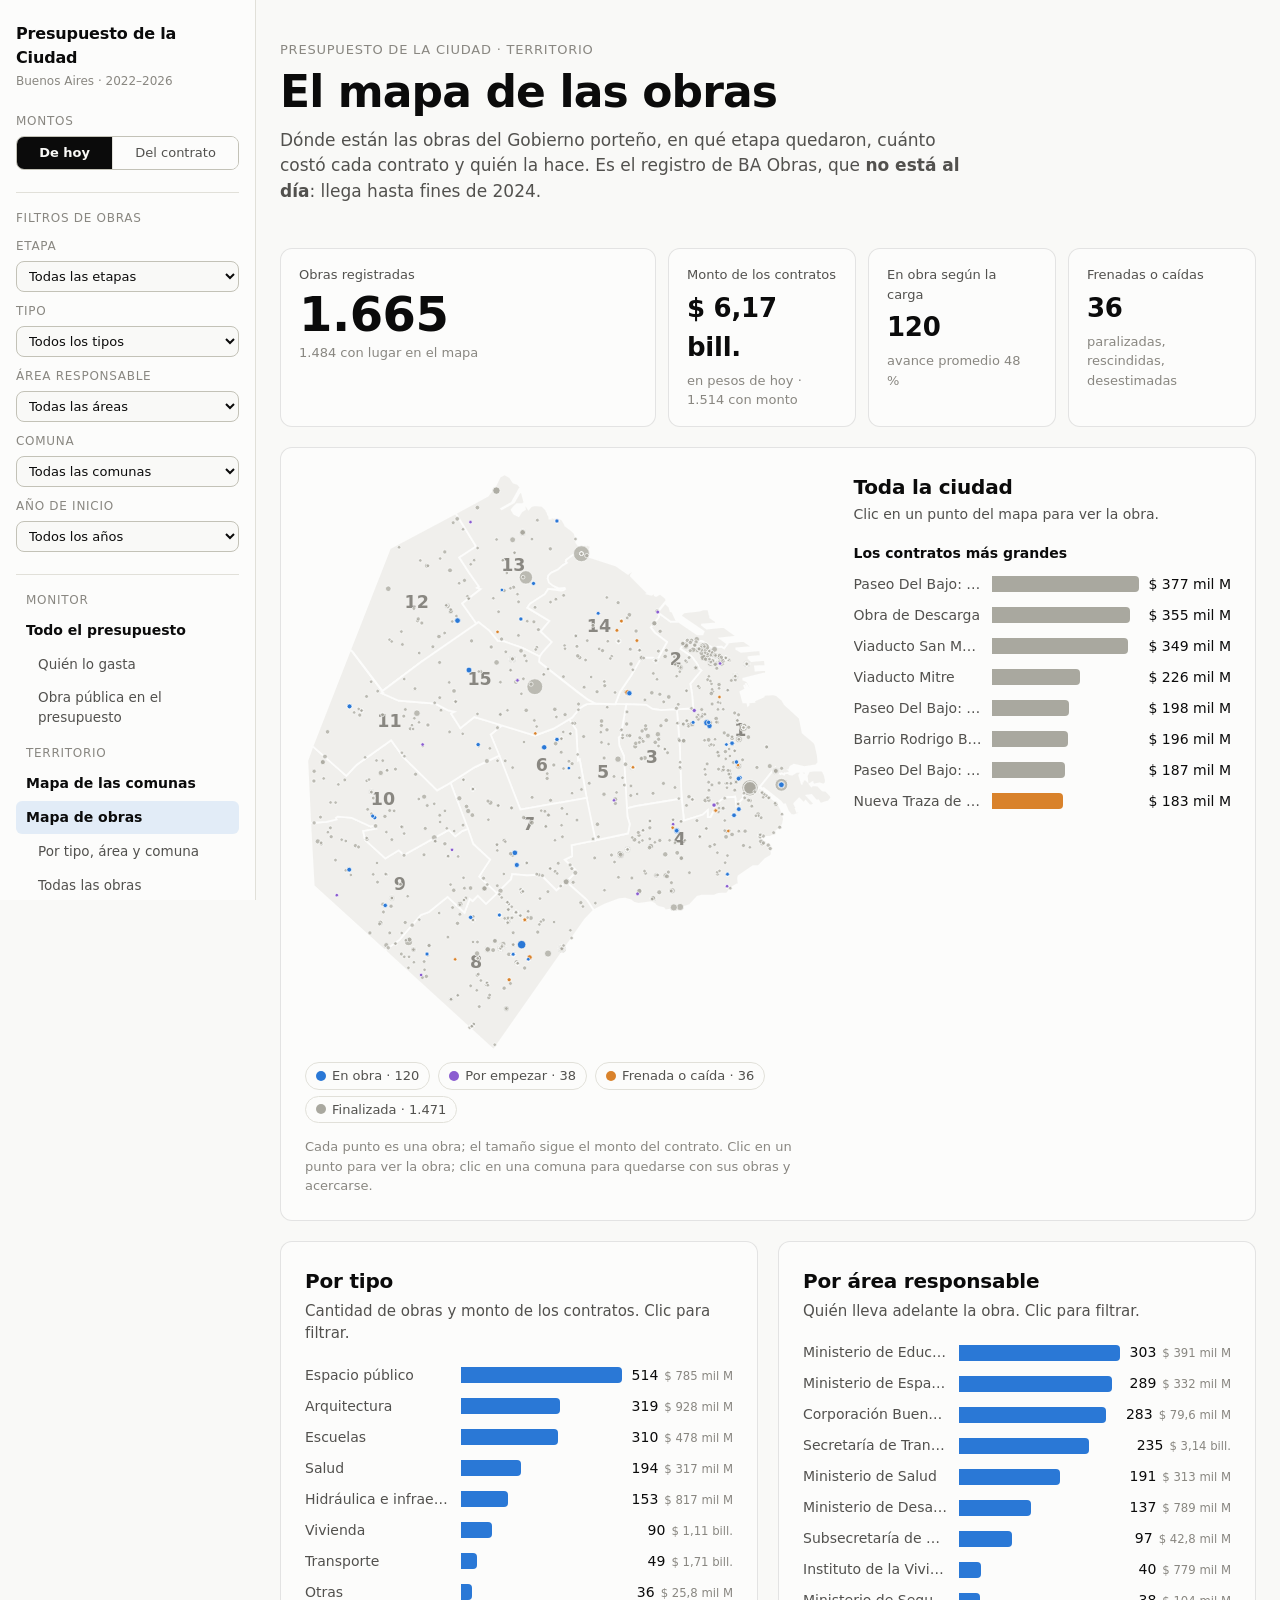
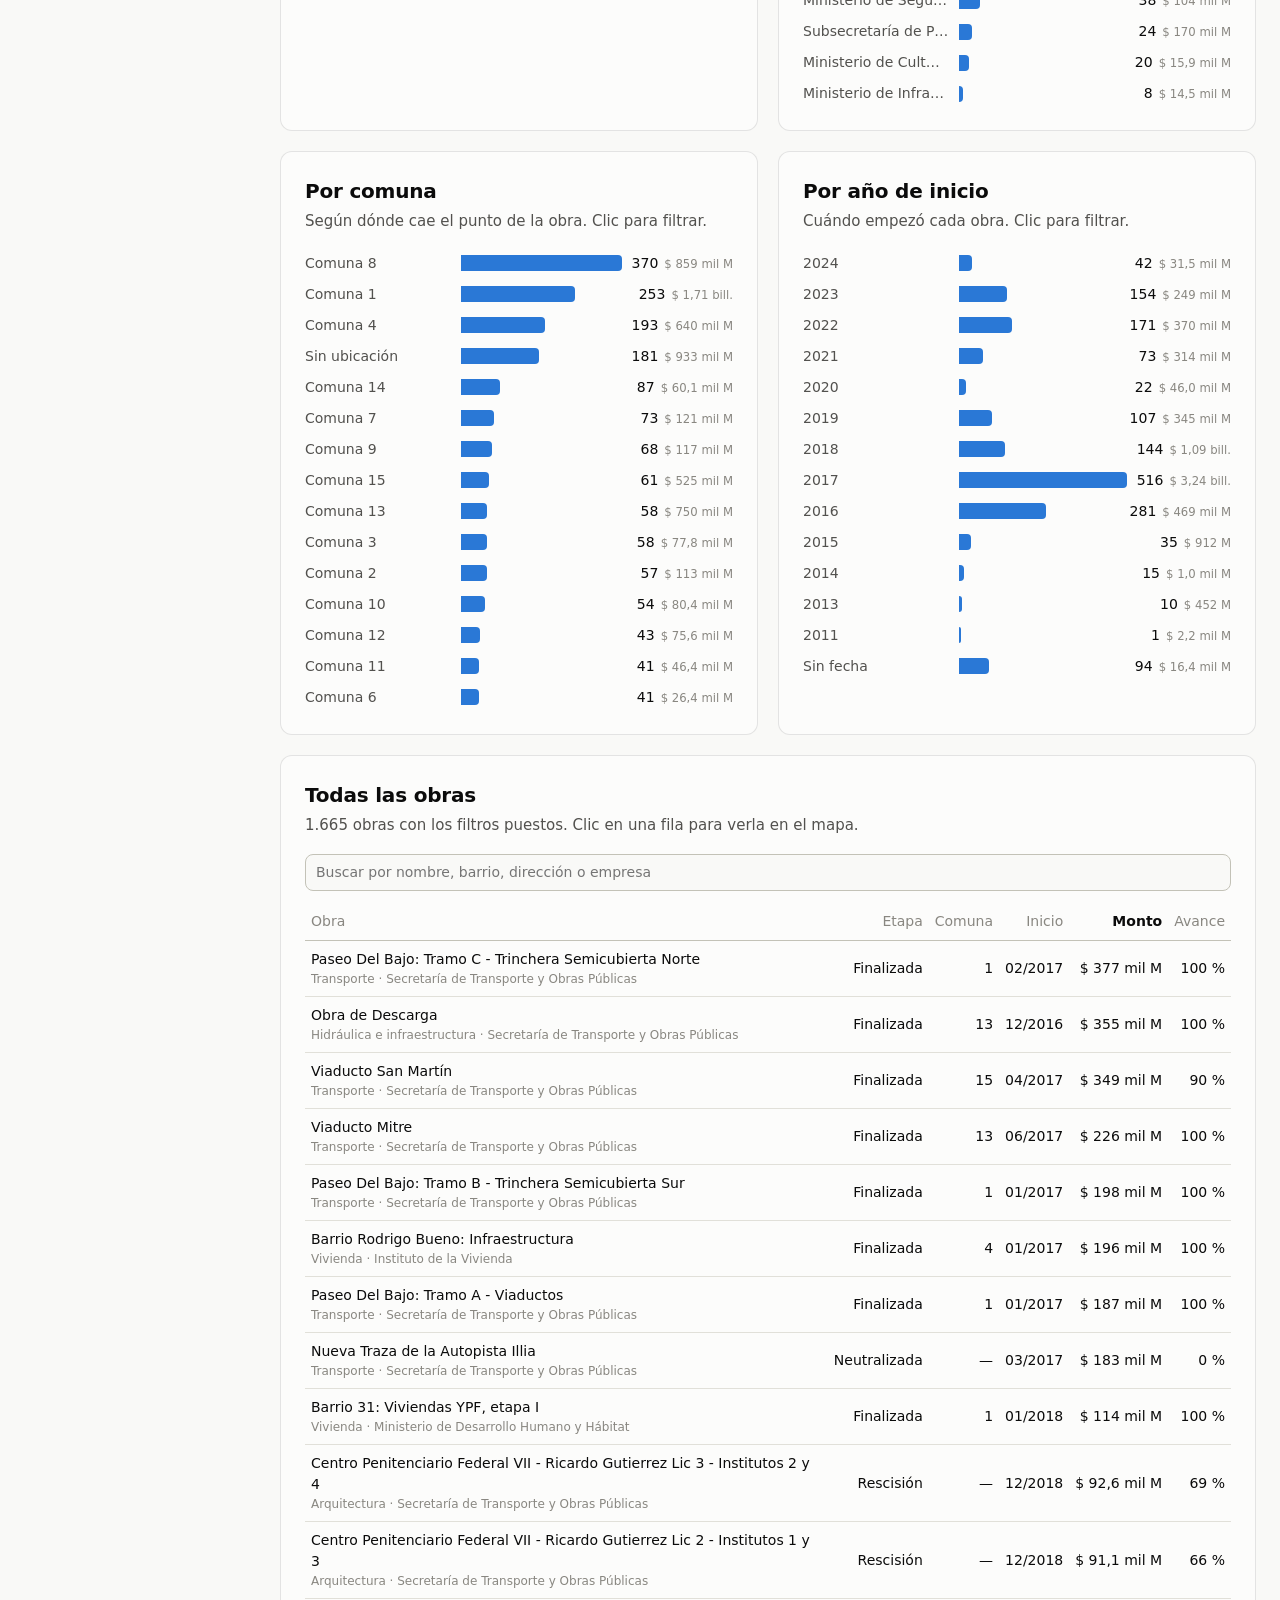
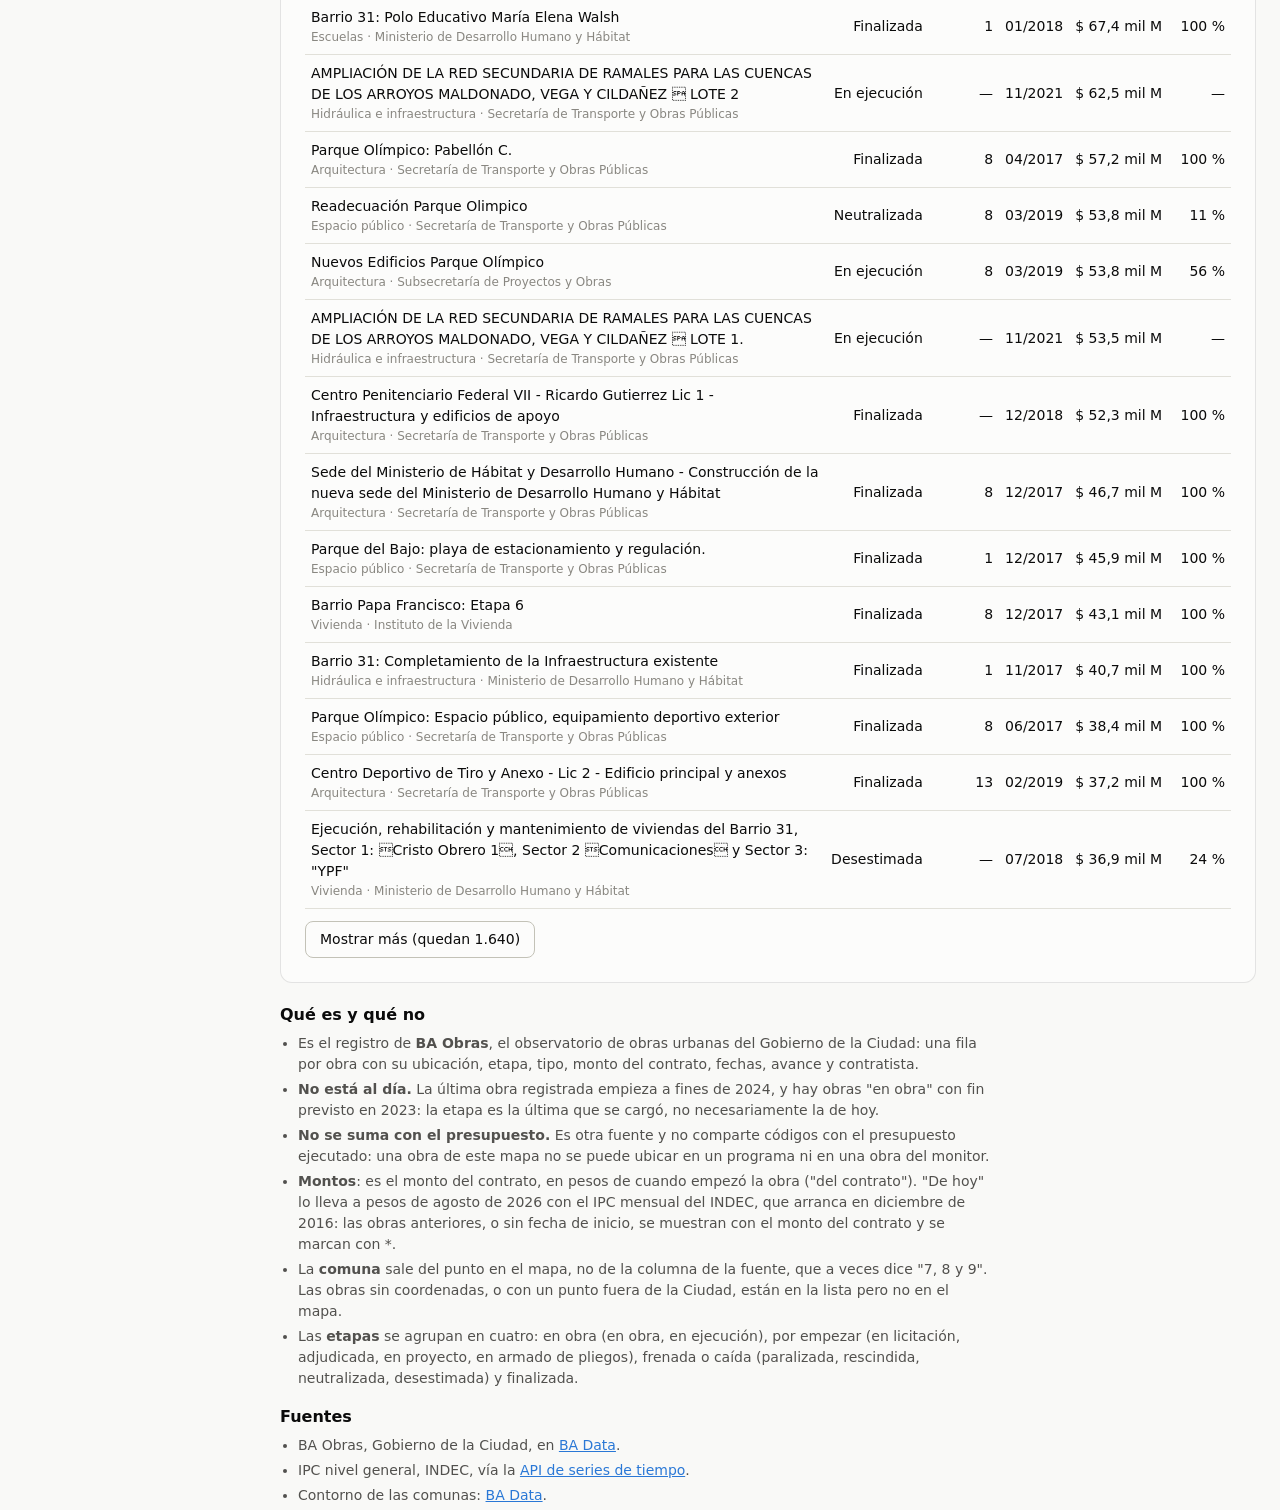
<file: web/obras.html>
<!DOCTYPE html>
<html lang="es">
<head>
<meta charset="UTF-8">
<meta name="viewport" content="width=device-width, initial-scale=1">
<title>Mapa de obras</title>
<meta name="description" content="Las obras del Gobierno de la Ciudad de Buenos Aires en el mapa: etapa, tipo, monto, avance y contratista, según BA Obras.">
<link rel="stylesheet" href="estilo.css">
</head>
<body>
<div class="app">
<aside class="lateral" id="lateral">
  <div class="marca"><a href="index.html" data-pagina>Presupuesto de la Ciudad</a><small>Buenos Aires · 2022–2026</small></div>
  <button class="menu" id="menu" type="button" aria-expanded="false" aria-controls="secciones">Filtros y secciones</button>
  <div class="controles">
    <div class="grupo"><span id="lab-pesos">Montos</span>
      <div class="seg" role="group" aria-labelledby="lab-pesos">
        <button type="button" data-pesos="real" aria-pressed="true">De hoy</button>
        <button type="button" data-pesos="nominal" aria-pressed="false">Del contrato</button>
      </div>
    </div>
  </div>
  <div class="filtros-lat filtros-obras">
    <div class="tit">Filtros de obras</div>
    <div class="grupo"><label for="o-grupo">Etapa</label><select id="o-grupo" data-f="grupo"></select></div>
    <div class="grupo"><label for="o-tipo">Tipo</label><select id="o-tipo" data-f="tipo"></select></div>
    <div class="grupo"><label for="o-area">Área responsable</label><select id="o-area" data-f="area"></select></div>
    <div class="grupo"><label for="o-com">Comuna</label><select id="o-com" data-f="com"></select></div>
    <div class="grupo"><label for="o-anio">Año de inicio</label><select id="o-anio" data-f="anio"></select></div>
  </div>
  <nav id="secciones" aria-label="Secciones">
    <div class="tit">Monitor</div>
    <a class="pagina" href="index.html" data-pagina>Todo el presupuesto</a>
    <a class="sub" href="index.html#quien" data-pagina>Quién lo gasta</a>
    <a class="sub" href="index.html#obras" data-pagina>Obra pública en el presupuesto</a>
    <div class="tit">Territorio</div>
    <a class="pagina" href="comunas.html" data-pagina>Mapa de las comunas</a>
    <a class="pagina" href="#mapa-s" aria-current="page">Mapa de obras</a>
    <a class="sub" href="#reparto-o">Por tipo, área y comuna</a>
    <a class="sub" href="#lista">Todas las obras</a>
    <a class="sub" href="#leer">Qué es y qué no</a>
  </nav>
  <button class="tema" id="tema" type="button">Tema: auto</button>
</aside>

<div class="contenido">
<header class="wrap">
  <div class="eyebrow">Presupuesto de la Ciudad · territorio</div>
  <h1>El mapa de las obras</h1>
  <p class="lead">Dónde están las obras del Gobierno porteño, en qué etapa quedaron, cuánto costó cada contrato y quién la
    hace. Es el registro de BA Obras, que <strong>no está al día</strong>: llega hasta fines de 2024.</p>
</header>

<main class="wrap">
  <div class="activos" id="activos-o" aria-live="polite"></div>
  <div class="kpis" id="kpis-o"></div>

  <section class="card" id="mapa-s">
    <div class="mapa-detalle">
      <figure class="mapa-obras">
        <div id="mapa-o"></div>
        <div class="zoom" id="zoom"></div>
        <figcaption>
          <div class="cats" id="cats" role="group" aria-label="Etapa"></div>
          <p class="nota">Cada punto es una obra; el tamaño sigue el monto del contrato. Clic en un punto para ver la obra;
            clic en una comuna para quedarse con sus obras y acercarse.</p>
        </figcaption>
      </figure>
      <div class="detalle ficha-obra" id="ficha" aria-live="polite"></div>
    </div>
  </section>

  <div class="dos" id="reparto-o">
    <section class="card">
      <h2>Por tipo</h2>
      <p class="bajada">Cantidad de obras y monto de los contratos. Clic para filtrar.</p>
      <div class="barras" id="b-tipo"></div>
    </section>
    <section class="card">
      <h2>Por área responsable</h2>
      <p class="bajada">Quién lleva adelante la obra. Clic para filtrar.</p>
      <div class="barras" id="b-area"></div>
    </section>
  </div>
  <div class="dos">
    <section class="card">
      <h2>Por comuna</h2>
      <p class="bajada">Según dónde cae el punto de la obra. Clic para filtrar.</p>
      <div class="barras" id="b-com"></div>
    </section>
    <section class="card">
      <h2>Por año de inicio</h2>
      <p class="bajada">Cuándo empezó cada obra. Clic para filtrar.</p>
      <div class="barras" id="b-anio"></div>
    </section>
  </div>

  <section class="card" id="lista">
    <h2>Todas las obras</h2>
    <p class="bajada"><span id="n-obras"></span> con los filtros puestos. Clic en una fila para verla en el mapa.</p>
    <div class="herr">
      <input type="search" id="buscar-o" placeholder="Buscar por nombre, barrio, dirección o empresa" aria-label="Buscar obras">
    </div>
    <div class="tabla-scroll">
      <table class="prog">
        <thead><tr>
          <th data-k="nombre"><button type="button">Obra</button></th>
          <th data-k="etapa"><button type="button">Etapa</button></th>
          <th data-k="com"><button type="button">Comuna</button></th>
          <th data-k="inicio"><button type="button">Inicio</button></th>
          <th data-k="monto"><button type="button">Monto</button></th>
          <th data-k="avance"><button type="button">Avance</button></th>
        </tr></thead>
        <tbody id="tbody-o"></tbody>
      </table>
    </div>
    <button class="mas" id="mas-o" type="button">Mostrar más</button>
  </section>
</main>

<footer class="wrap" id="leer">
  <h2>Qué es y qué no</h2>
  <ul>
    <li>Es el registro de <strong>BA Obras</strong>, el observatorio de obras urbanas del Gobierno de la Ciudad: una fila
      por obra con su ubicación, etapa, tipo, monto del contrato, fechas, avance y contratista.</li>
    <li><strong>No está al día.</strong> La última obra registrada empieza a fines de 2024, y hay obras "en obra" con fin
      previsto en 2023: la etapa es la última que se cargó, no necesariamente la de hoy.</li>
    <li><strong>No se suma con el presupuesto.</strong> Es otra fuente y no comparte códigos con el presupuesto
      ejecutado: una obra de este mapa no se puede ubicar en un programa ni en una obra del monitor.</li>
    <li><strong>Montos</strong>: es el monto del contrato, en pesos de cuando empezó la obra ("del contrato"). "De hoy"
      lo lleva a pesos de <span id="pie-pesos-o"></span> con el IPC mensual del INDEC, que arranca en diciembre de 2016:
      las obras anteriores, o sin fecha de inicio, se muestran con el monto del contrato y se marcan con *.</li>
    <li>La <strong>comuna</strong> sale del punto en el mapa, no de la columna de la fuente, que a veces dice "7, 8 y 9".
      Las obras sin coordenadas, o con un punto fuera de la Ciudad, están en la lista pero no en el mapa.</li>
    <li>Las <strong>etapas</strong> se agrupan en cuatro: en obra (en obra, en ejecución), por empezar (en licitación,
      adjudicada, en proyecto, en armado de pliegos), frenada o caída (paralizada, rescindida, neutralizada,
      desestimada) y finalizada.</li>
  </ul>
  <h2>Fuentes</h2>
  <ul>
    <li>BA Obras, Gobierno de la Ciudad, en <a href="https://data.buenosaires.gob.ar/dataset/ba-obras">BA Data</a>.</li>
    <li>IPC nivel general, INDEC, vía la <a href="https://datos.gob.ar/series">API de series de tiempo</a>.</li>
    <li>Contorno de las comunas: <a href="https://data.buenosaires.gob.ar/dataset/comunas">BA Data</a>.</li>
  </ul>
</footer>
</div>
</div>

<div class="tip" id="tip" role="tooltip"></div>

<script src="datos.js"></script>
<script src="hechos.js"></script>
<script src="obras.js"></script>
<script src="comun.js"></script>
<script>
(() => {
  const { D, GEO, st, nf, plata, pct, el, svgEl, conTip, alActivar } = P;
  const O = window.OBRAS, C = O.cols, N = C.nombre.length;
  const MESES = ["enero","febrero","marzo","abril","mayo","junio","julio","agosto","septiembre","octubre","noviembre","diciembre"];
  const [pa, pm] = O.pesos_de.split("-");
  document.getElementById("pie-pesos-o").textContent = `${MESES[+pm - 1]} de ${pa}`;
  const GRUPOS = { obra: "En obra", plan: "Por empezar", freno: "Frenada o caída", fin: "Finalizada" };
  const anioDe = k => C.inicio[k] ? +C.inicio[k].slice(0, 4) : 0;
  const mesAno = s => { if (!s) return "—"; const [a, m] = s.split("-"); return MESES[+m - 1] + " de " + a; };
  const real = () => st.pesos === "real";
  // monto a mostrar: de hoy si se puede llevar, si no el del contrato (y se marca)
  const monto = k => real() ? (C.real[k] ?? C.monto[k]) : C.monto[k];
  const aprox = k => real() && C.real[k] == null && C.monto[k] != null;
  const fmtMonto = (k, corto) => C.monto[k] == null ? "sin dato" : plata(monto(k), corto) + (aprox(k) ? "*" : "");
  const FILTROS = {
    grupo: { nombre: "Etapa", de: k => C.grupo[k], et: v => GRUPOS[v], todas: "Todas las etapas" },
    tipo: { nombre: "Tipo", de: k => C.tipo[k], et: v => O.tipos[v], todas: "Todos los tipos" },
    area: { nombre: "Área", de: k => C.area[k], et: v => O.areas[v], todas: "Todas las áreas" },
    com: { nombre: "Comuna", de: k => C.com[k], et: v => v ? "Comuna " + v : "Sin ubicación", todas: "Todas las comunas" },
    anio: { nombre: "Inicio", de: anioDe, et: v => v ? String(v) : "Sin fecha", todas: "Todos los años" },
  };
  const fo = {};
  const so = { sel: null, q: "", orden: { k: "monto", dir: -1 }, limite: 25 };
  const pasa = (k, excluir) => { for (const f in fo) if (f !== excluir && FILTROS[f].de(k) !== fo[f]) return false; return true; };
  const filtradas = excluir => { const out = []; for (let k = 0; k < N; k++) if (pasa(k, excluir)) out.push(k); return out; };
  const poner = (f, v) => { if (fo[f] === v) delete fo[f]; else fo[f] = v; so.limite = 25; dibujar(); };

  // ---------- panel: selectores con lo que queda disponible ----------
  function selectores() {
    for (const sel of document.querySelectorAll("[data-f]")) {
      const f = sel.dataset.f, F = FILTROS[f];
      const cuenta = new Map();
      for (const k of filtradas(f)) { const v = F.de(k); cuenta.set(v, (cuenta.get(v) || 0) + 1); }
      if (f in fo && !cuenta.has(fo[f])) cuenta.set(fo[f], 0);
      let vals = [...cuenta.keys()];
      vals.sort(f === "grupo" ? (a, b) => Object.keys(GRUPOS).indexOf(a) - Object.keys(GRUPOS).indexOf(b)
        : f === "com" || f === "anio" ? (a, b) => (a || 99999) - (b || 99999) : (a, b) => F.et(a).localeCompare(F.et(b), "es"));
      if (f === "anio") vals.reverse();
      sel.replaceChildren(new Option(F.todas, ""));
      for (const v of vals) sel.append(new Option(`${F.et(v)} (${nf(cuenta.get(v))})`, JSON.stringify(v)));
      sel.value = f in fo ? JSON.stringify(fo[f]) : "";
      sel.onchange = () => { if (sel.value) fo[f] = JSON.parse(sel.value); else delete fo[f]; so.limite = 25; dibujar(); };
    }
  }
  function activos() {
    const box = document.getElementById("activos-o");
    const fs = Object.keys(FILTROS).filter(f => f in fo);
    box.replaceChildren(); box.classList.toggle("on", fs.length > 0);
    if (!fs.length) return;
    box.append(el("span", "lab", "Filtrando"));
    for (const f of fs) {
      const b = el("button", "chip"); b.type = "button";
      b.append(el("small", null, FILTROS[f].nombre), document.createTextNode(FILTROS[f].et(fo[f])), el("span", "x", "×"));
      b.setAttribute("aria-label", `Quitar filtro ${FILTROS[f].nombre}: ${FILTROS[f].et(fo[f])}`);
      b.onclick = () => { delete fo[f]; dibujar(); };
      box.append(b);
    }
    const l = el("button", "limpiar", "Limpiar todo"); l.type = "button";
    l.onclick = () => { for (const f in fo) delete fo[f]; dibujar(); };
    box.append(l);
  }

  // ---------- tarjetas ----------
  function kpis(ks) {
    const box = document.getElementById("kpis-o");
    const conMonto = ks.filter(k => C.monto[k] != null), enMapa = ks.filter(k => C.lat[k] != null);
    const tot = conMonto.reduce((t, k) => t + monto(k), 0), n = ks.filter(k => C.grupo[k] === "obra");
    const av = n.filter(k => C.avance[k] != null);
    box.replaceChildren();
    const tarjeta = (cls, lab, val, sub) => { const k = el("div", "kpi " + cls); k.append(el("div", "lab", lab), el("div", "val", val)); if (sub) k.append(el("div", "sub", sub)); box.append(k); };
    tarjeta("hero", "Obras registradas", nf(ks.length), nf(enMapa.length) + " con lugar en el mapa");
    tarjeta("", "Monto de los contratos", plata(tot, true), (real() ? "en pesos de hoy · " : "en pesos de cada contrato · ") + nf(conMonto.length) + " con monto");
    tarjeta("", "En obra según la carga", nf(n.length), av.length ? "avance promedio " + pct(av.reduce((t, k) => t + C.avance[k], 0) / av.length / 100, 0) : null);
    tarjeta("", "Frenadas o caídas", nf(ks.filter(k => C.grupo[k] === "freno").length), "paralizadas, rescindidas, desestimadas");
  }

  // ---------- mapa ----------
  const { kx, ky, x0, y0 } = D.mapa.proy;
  const X = k => C.lng[k] * kx - x0, Y = k => -C.lat[k] * ky - y0;
  const cajaDe = n => { // bbox de la comuna a partir de su path
    const nums = GEO[n].d.match(/-?\d+(\.\d+)?/g).map(Number);
    const xs = nums.filter((_, i) => i % 2 === 0), ys = nums.filter((_, i) => i % 2 === 1);
    return [Math.min(...xs), Math.min(...ys), Math.max(...xs), Math.max(...ys)];
  };
  function mapa(ks) {
    const { ancho, alto } = D.mapa;
    let vb = [-4, -4, ancho + 8, alto + 8];
    if (fo.com) {
      const [a, b, c, d] = cajaDe(fo.com), pad = 30, w = c - a + 2 * pad, h = d - b + 2 * pad;
      // se conserva la proporción del mapa entero para que el recuadro no salte de tamaño
      const esc = Math.max(w / vb[2], h / vb[3]), W = vb[2] * esc, H = vb[3] * esc;
      vb = [(a + c) / 2 - W / 2, (b + d) / 2 - H / 2, W, H];
    }
    const k0 = vb[2] / (ancho + 8); // 1 en el mapa entero, menos al acercarse
    const s = svgEl("svg", { viewBox: vb.join(" "), role: "group", "aria-label": "Mapa de obras. Clic en una comuna para acercarse; clic en un punto para ver la obra." });
    for (const c of D.mapa.comunas) {
      const p = svgEl("path", { d: c.d, class: fo.com === c.comuna ? "elegida" : "" });
      p.setAttribute("aria-label", "Comuna " + c.comuna);
      conTip(p, () => "Comuna " + c.comuna, () => [["obras", nf(ks.filter(k => C.com[k] === c.comuna).length)]],
        fo.com === c.comuna ? "Clic para ver toda la ciudad" : "Clic para filtrar y acercarse");
      alActivar(p, () => poner("com", c.comuna));
      s.append(p);
    }
    for (const c of D.mapa.comunas) s.append(svgEl("text", { x: c.x, y: c.y, class: "num-c", "font-size": 30 * k0 }, c.comuna));
    const pts = ks.filter(k => C.lat[k] != null);
    const maxM = Math.max(1, ...pts.map(k => C.monto[k] != null ? monto(k) : 0));
    const orden = { fin: 0, plan: 1, freno: 2, obra: 3 };
    pts.sort((a, b) => orden[C.grupo[a]] - orden[C.grupo[b]] || (monto(b) || 0) - (monto(a) || 0));
    let elegido = null;
    for (const k of pts) {
      const r = (3 + 11 * Math.sqrt((C.monto[k] != null ? monto(k) : 0) / maxM)) * k0;
      const c = svgEl("circle", { cx: X(k), cy: Y(k), r, class: C.grupo[k] + (so.sel === k ? " elegida" : ""), "stroke-width": 1.2 * k0 });
      c.setAttribute("aria-label", C.nombre[k]);
      conTip(c, () => C.nombre[k], () => [[GRUPOS[C.grupo[k]], C.etapa[k]], [O.tipos[C.tipo[k]], "tipo"], [fmtMonto(k), "monto"],
        ...(C.avance[k] != null && C.grupo[k] !== "fin" ? [[C.avance[k] + " %", "avance"]] : [])], "Clic para ver la obra");
      alActivar(c, () => { so.sel = k; dibujar(); });
      if (so.sel === k) elegido = c; else s.append(c);
    }
    if (elegido) { elegido.setAttribute("stroke-width", 3 * k0); s.append(elegido); }
    document.getElementById("mapa-o").replaceChildren(s);
    const z = document.getElementById("zoom");
    z.replaceChildren();
    if (fo.com) { const b = el("button", null, "Ver toda la ciudad"); b.type = "button"; b.onclick = () => { delete fo.com; dibujar(); }; z.append(b); }

    // leyenda de etapas: también filtra
    const cats = document.getElementById("cats");
    cats.replaceChildren();
    const cuenta = {}; for (const k of filtradas("grupo")) cuenta[C.grupo[k]] = (cuenta[C.grupo[k]] || 0) + 1;
    for (const [g, nombre] of Object.entries(GRUPOS)) {
      const b = el("button", "cat" + ("grupo" in fo && fo.grupo !== g ? " apagada" : "")); b.type = "button";
      const i = el("i"); i.style.background = `var(--cat-${g})`;
      b.append(i, document.createTextNode(`${nombre} · ${nf(cuenta[g] || 0)}`));
      b.setAttribute("aria-pressed", String(fo.grupo === g));
      b.onclick = () => poner("grupo", g);
      cats.append(b);
    }
  }

  // ---------- ficha de la obra elegida, o un resumen ----------
  function ficha(ks) {
    const box = document.getElementById("ficha");
    box.replaceChildren();
    const k = so.sel;
    if (k == null) {
      box.append(el("h2", null, fo.com ? "Comuna " + fo.com : "Toda la ciudad"));
      box.append(el("p", "barrios", fo.com ? GEO[fo.com].barrios.join(" · ") : "Clic en un punto del mapa para ver la obra."));
      box.append(el("h3", null, "Los contratos más grandes"));
      const top = ks.filter(x => C.monto[x] != null).sort((a, b) => monto(b) - monto(a)).slice(0, 8);
      const lista = el("div", "barras");
      const max = top.length ? monto(top[0]) : 1;
      for (const x of top) {
        const fila = el("div", "fila clic");
        const et = el("div", "et", C.nombre[x]); et.title = C.nombre[x];
        const pista = el("div", "pista"), b = el("div", "barra"); b.style.width = 100 * monto(x) / max + "%";
        b.style.background = `var(--cat-${C.grupo[x]})`; pista.append(b);
        fila.append(et, pista, el("div", "num", fmtMonto(x, true)));
        conTip(fila, () => C.nombre[x], () => [[C.etapa[x], "etapa"], [C.com[x] ? "Comuna " + C.com[x] : "sin ubicación", "lugar"]], "Clic para ver la obra");
        alActivar(fila, () => { so.sel = x; dibujar(); });
        lista.append(fila);
      }
      box.append(top.length ? lista : el("p", "vacio", "Ninguna obra con monto con estos filtros."));
      return;
    }
    const v = el("button", "volver", "← Volver al resumen"); v.type = "button"; v.onclick = () => { so.sel = null; dibujar(); };
    box.append(v, el("h2", null, C.nombre[k]));
    if (C.entorno[k] && C.entorno[k] !== C.nombre[k]) box.append(el("div", "barrios", C.entorno[k]));
    const et = el("div", "etiquetas");
    const etq = (txt, color) => { const e = el("span", "etq", txt); if (color) { e.style.background = `color-mix(in srgb, var(--cat-${color}) 22%, transparent)`; e.style.color = "var(--ink)"; } et.append(e); };
    etq(C.etapa[k], C.grupo[k]); etq(O.tipos[C.tipo[k]]);
    box.append(et);
    const dl = el("dl");
    const fila = (t, d) => { if (d == null || d === "") return; dl.append(el("dt", null, t)); const dd = el("dd"); if (d instanceof Node) dd.append(d); else dd.textContent = d; dl.append(dd); };
    fila("Área", O.areas[C.area[k]]);
    fila("Dónde", [C.dir[k], C.barrio[k], C.com[k] ? "comuna " + C.com[k] : ""].filter(Boolean).join(" · ") || (C.lat[k] == null ? "sin ubicación" : ""));
    if (C.monto[k] != null) {
      fila("Monto del contrato", plata(C.monto[k]) + (C.inicio[k] ? " (" + mesAno(C.inicio[k]) + ")" : ""));
      fila("En pesos de hoy", C.real[k] != null ? plata(C.real[k]) : "no se puede llevar: empezó antes de 2017 o no tiene fecha");
    } else fila("Monto", "sin dato");
    fila("Inicio", mesAno(C.inicio[k]));
    fila("Fin previsto", mesAno(C.fin[k]));
    if (C.avance[k] != null) {
      const a = el("div"); a.append(document.createTextNode(C.avance[k] + " %"));
      const barra = el("div", "avance"), s = el("span"); s.style.width = C.avance[k] + "%"; barra.append(s); a.append(barra);
      fila("Avance", a);
    }
    fila("Empresa", C.empresa[k]);
    fila("Contratación", C.contratacion[k]);
    box.append(dl);
    if (C.link[k]) { const a = el("a", "enlace-mapa", "Ver la ficha en BA Obras →"); a.href = C.link[k]; a.target = "_blank"; a.rel = "noopener noreferrer"; box.append(a); }
    if (C.foto[k]) {
      const img = el("img"); img.src = C.foto[k]; img.alt = "Foto de la obra: " + C.nombre[k]; img.loading = "lazy";
      img.referrerPolicy = "no-referrer"; img.onerror = () => img.remove();
      box.append(img);
    }
  }

  // ---------- barras que filtran ----------
  function barras(id, f, ks, max = 15) {
    const box = document.getElementById(id), F = FILTROS[f];
    const g = new Map();
    for (const k of ks) { const v = F.de(k); const o = g.get(v) || g.set(v, { n: 0, m: 0 }).get(v); o.n++; if (C.monto[k] != null) o.m += monto(k); }
    let items = [...g].map(([v, o]) => ({ v, ...o }));
    items.sort(f === "anio" ? (a, b) => (b.v || 0) - (a.v || 0) : (a, b) => b.n - a.n);
    items = items.slice(0, f === "anio" ? 30 : max);
    const top = Math.max(1, ...items.map(x => x.n));
    box.replaceChildren();
    for (const x of items) {
      const fila = el("div", "fila clic" + (fo[f] === x.v ? " elegida" : f in fo ? " apagada" : ""));
      const et = el("div", "et", F.et(x.v)); et.title = F.et(x.v);
      const pista = el("div", "pista"), b = el("div", "barra"); b.style.width = Math.max(0.5, 100 * x.n / top) + "%"; pista.append(b);
      const num = el("div", "num", nf(x.n)); num.append(el("small", null, plata(x.m, true)));
      fila.append(et, pista, num);
      conTip(fila, () => F.et(x.v), () => [[nf(x.n), "obras"], [plata(x.m), "monto de los contratos"]], fo[f] === x.v ? "Clic para quitar el filtro" : "Clic para filtrar");
      alActivar(fila, () => poner(f, x.v));
      box.append(fila);
    }
    if (!items.length) box.append(el("p", "vacio", "Ninguna obra con estos filtros."));
  }

  // ---------- tabla ----------
  const buscar = document.getElementById("buscar-o");
  buscar.oninput = () => { so.q = buscar.value.trim(); so.limite = 25; tabla(filtradas()); };
  document.querySelectorAll("#lista th").forEach(th => th.querySelector("button").onclick = () => {
    const k = th.dataset.k;
    so.orden = { k, dir: so.orden.k === k ? -so.orden.dir : (["nombre", "etapa", "com"].includes(k) ? 1 : -1) };
    tabla(filtradas());
  });
  document.getElementById("mas-o").onclick = () => { so.limite += 50; tabla(filtradas()); };
  const sinTildes = s => s.normalize("NFD").replace(/[̀-ͯ]/g, "").toLowerCase();
  function tabla(ks) {
    let filas = ks;
    if (so.q) { const q = sinTildes(so.q); filas = filas.filter(k => sinTildes([C.nombre[k], C.entorno[k], C.barrio[k], C.dir[k], C.empresa[k]].join(" ")).includes(q)); }
    document.getElementById("n-obras").textContent = nf(filas.length) + (filas.length === 1 ? " obra" : " obras");
    const { k: ko, dir } = so.orden;
    const val = {
      nombre: k => C.nombre[k], etapa: k => GRUPOS[C.grupo[k]] + " " + C.etapa[k], com: k => C.com[k] || 99,
      inicio: k => C.inicio[k] || "", monto: k => C.monto[k] == null ? -1 : monto(k), avance: k => C.avance[k] ?? -1,
    }[ko];
    filas = [...filas].sort((a, b) => { const x = val(a), y = val(b); return dir * (typeof x === "string" ? x.localeCompare(y, "es") : x - y); });
    document.querySelectorAll("#lista th").forEach(th => {
      if (th.dataset.k === ko) th.setAttribute("aria-sort", dir > 0 ? "ascending" : "descending"); else th.removeAttribute("aria-sort");
    });
    const tb = document.getElementById("tbody-o");
    tb.replaceChildren();
    for (const k of filas.slice(0, so.limite)) {
      const tr = el("tr", "clic" + (so.sel === k ? " elegida" : "")); tr.tabIndex = 0;
      const c0 = el("td", null, C.nombre[k]); c0.append(el("small", null, [O.tipos[C.tipo[k]], O.areas[C.area[k]]].join(" · ")));
      tr.append(c0, el("td", null, C.etapa[k]), el("td", null, C.com[k] ? String(C.com[k]) : "—"),
        el("td", null, C.inicio[k] ? C.inicio[k].split("-").reverse().join("/") : "—"), el("td", null, fmtMonto(k, true)),
        el("td", null, C.avance[k] != null ? C.avance[k] + " %" : "—"));
      alActivar(tr, () => { so.sel = k; dibujar(); document.getElementById("mapa-s").scrollIntoView({ behavior: matchMedia("(prefers-reduced-motion: reduce)").matches ? "auto" : "smooth" }); });
      tb.append(tr);
    }
    if (!filas.length) { const tr = el("tr"), td = el("td", null, "Ninguna obra coincide."); td.colSpan = 6; tr.append(td); tb.append(tr); }
    const mas = document.getElementById("mas-o");
    mas.style.display = filas.length > so.limite ? "" : "none";
    mas.textContent = `Mostrar más (quedan ${nf(filas.length - so.limite)})`;
  }

  function dibujar() {
    const ks = filtradas();
    if (so.sel != null && !ks.includes(so.sel)) so.sel = null;
    selectores(); activos(); kpis(ks); mapa(ks); ficha(ks);
    barras("b-tipo", "tipo", filtradas("tipo")); barras("b-area", "area", filtradas("area"));
    barras("b-com", "com", filtradas("com")); barras("b-anio", "anio", filtradas("anio"));
    tabla(ks);
  }
  P.iniciar(dibujar);
})();
</script>
</body>
</html>
</file>
<file: web/estilo.css>
:root {
  color-scheme: light;
  --page: #f9f9f7;
  --surface: #fcfcfb;
  --ink: #0b0b0b;
  --ink-2: #52514e;
  --muted: #898781;
  --grid: #e1e0d9;
  --axis: #c3c2b7;
  --ring: rgba(11,11,11,0.10);
  --accent: #2a78d6;
  --accent-soft: #cde2fb;
  --mute-bar: #c3c2b7;
  --hatch: #86b6ef;
  --warn-bg: #fdf3dc;
  --warn-ink: #6b4a00;
  --seq-0: #f0efec; --seq-1: #cde2fb; --seq-2: #9ec5f4; --seq-3: #6da7ec;
  --seq-4: #3987e5; --seq-5: #256abf; --seq-6: #184f95; --seq-7: #0d366b;
}
@media (prefers-color-scheme: dark) {
  :root:not([data-theme="light"]) {
    color-scheme: dark;
    --page: #0d0d0d; --surface: #1a1a19; --ink: #ffffff; --ink-2: #c3c2b7; --muted: #898781;
    --grid: #2c2c2a; --axis: #383835; --ring: rgba(255,255,255,0.10);
    --accent: #3987e5; --accent-soft: #184f95; --mute-bar: #4a4a46; --hatch: #256abf;
    --warn-bg: #2e2716; --warn-ink: #f2cf7a;
    --seq-0: #262624; --seq-1: #104281; --seq-2: #184f95; --seq-3: #1c5cab;
    --seq-4: #256abf; --seq-5: #3987e5; --seq-6: #6da7ec; --seq-7: #9ec5f4;
  }
}
:root[data-theme="dark"] {
  color-scheme: dark;
  --page: #0d0d0d; --surface: #1a1a19; --ink: #ffffff; --ink-2: #c3c2b7; --muted: #898781;
  --grid: #2c2c2a; --axis: #383835; --ring: rgba(255,255,255,0.10);
  --accent: #3987e5; --accent-soft: #184f95; --mute-bar: #4a4a46; --hatch: #256abf;
  --warn-bg: #2e2716; --warn-ink: #f2cf7a;
  --seq-0: #262624; --seq-1: #104281; --seq-2: #184f95; --seq-3: #1c5cab;
  --seq-4: #256abf; --seq-5: #3987e5; --seq-6: #6da7ec; --seq-7: #9ec5f4;
}
* { box-sizing: border-box; margin: 0; padding: 0; }
body {
  background: var(--page); color: var(--ink);
  font: 16px/1.5 system-ui, -apple-system, "Segoe UI", Roboto, sans-serif;
}
.wrap { max-width: 1120px; margin: 0 auto; padding: 0 24px; }
header.wrap { padding-top: 40px; padding-bottom: 20px; }
.eyebrow { font-size: 13px; letter-spacing: .06em; text-transform: uppercase; color: var(--muted); }
h1 { font-size: clamp(28px, 5vw, 44px); line-height: 1.1; letter-spacing: -0.02em; margin: 8px 0 12px; font-weight: 700; }
.lead { color: var(--ink-2); max-width: 64ch; font-size: 17px; }

.grupo { display: flex; flex-direction: column; gap: 6px; }
.grupo > span, .grupo > label { font-size: 12px; letter-spacing: .06em; text-transform: uppercase; color: var(--muted); }
.seg { display: flex; border: 1px solid var(--axis); border-radius: 8px; overflow: hidden; }
.seg button {
  font: inherit; font-size: 14px; background: var(--surface); color: var(--ink-2); border: 0;
  padding: 6px 8px; cursor: pointer; border-right: 1px solid var(--grid); flex: 1 1 auto; white-space: nowrap;
}
.seg button:last-child { border-right: 0; }
.seg button[aria-pressed="true"] { background: var(--ink); color: var(--page); font-weight: 600; }
.seg button:focus-visible, .tema:focus-visible, th button:focus-visible { outline: 2px solid var(--accent); outline-offset: 2px; }
.seg sup { font-size: 10px; }
.tema { align-self: flex-start; font: inherit; font-size: 13px; background: none; color: var(--ink-2); border: 1px solid var(--axis); border-radius: 8px; padding: 6px 10px; cursor: pointer; }

/* tarjetas */
.kpis { display: grid; grid-template-columns: minmax(0,2fr) repeat(3, minmax(0,1fr)); gap: 12px; margin: 24px 0 8px; }
.kpi { background: var(--surface); border: 1px solid var(--ring); border-radius: 12px; padding: 16px 18px; }
.kpi .lab { font-size: 13px; color: var(--ink-2); }
.kpi .val { font-size: 26px; font-weight: 600; letter-spacing: -0.01em; margin-top: 4px; }
.kpi.hero .val { font-size: 48px; line-height: 1.05; }
.kpi .sub { font-size: 13px; color: var(--muted); margin-top: 4px; }
.aviso {
  background: var(--warn-bg); color: var(--warn-ink); border-radius: 8px; padding: 8px 12px;
  font-size: 14px; margin-top: 8px; display: none;
}
.aviso.on { display: block; }

section.card { background: var(--surface); border: 1px solid var(--ring); border-radius: 12px; padding: 24px; margin: 20px 0; }
section.card h2 { font-size: 20px; letter-spacing: -0.01em; }
section.card .bajada { color: var(--ink-2); font-size: 15px; margin: 4px 0 18px; max-width: 70ch; }
.nota { font-size: 13px; color: var(--muted); margin-top: 14px; max-width: 80ch; }
.dos { display: grid; grid-template-columns: repeat(2, minmax(0,1fr)); gap: 20px; }
/* sin esto los textos nowrap estiran la grilla y la página se desborda en el celular */
.kpis > *, .dos > *, .fila > * { min-width: 0; }
.dos section.card { margin: 0; }

/* barras horizontales */
.barras { display: grid; gap: 6px; }
.fila {
  display: grid; grid-template-columns: minmax(120px, 34%) 1fr auto; gap: 10px; align-items: center;
  font-size: 14px; padding: 2px 0; cursor: default; border-radius: 6px;
}
.fila:hover, .fila:focus-visible { background: color-mix(in srgb, var(--accent) 7%, transparent); outline: none; }
.fila .et { color: var(--ink-2); overflow: hidden; text-overflow: ellipsis; white-space: nowrap; }
.fila .pista { height: 16px; position: relative; }
.fila .barra { height: 16px; background: var(--accent); border-radius: 0 4px 4px 0; min-width: 2px; }
.fila .num { font-variant-numeric: tabular-nums; color: var(--ink); white-space: nowrap; text-align: right; min-width: 9ch; }
.fila .num small { color: var(--muted); margin-left: 6px; }

/* mapa de comunas */
.mapa-barras { display: grid; grid-template-columns: minmax(0, 5fr) minmax(0, 6fr); gap: 24px; align-items: start; }
.mapa svg { width: 100%; height: auto; display: block; max-height: 520px; }
.mapa path { stroke: var(--surface); stroke-width: 3; stroke-linejoin: round; cursor: default; }
.mapa path:focus-visible { outline: none; }
.mapa path.activa, .mapa path:focus-visible { stroke: var(--ink); stroke-width: 5; }
.mapa text { font-size: 26px; font-weight: 600; text-anchor: middle; dominant-baseline: central; pointer-events: none;
  fill: var(--ink); stroke: var(--surface); stroke-width: 6px; stroke-linejoin: round; paint-order: stroke; }
.fila.activa { background: color-mix(in srgb, var(--accent) 7%, transparent); }
.leyenda { display: flex; align-items: center; gap: 8px; font-size: 12px; color: var(--muted); margin-top: 10px; font-variant-numeric: tabular-nums; }
.leyenda > span { white-space: nowrap; }
.leyenda .escala { display: flex; flex: 0 1 180px; min-width: 60px; height: 10px; border-radius: 3px; overflow: hidden; }
.leyenda .escala span { flex: 1; }

/* columnas */
svg text { font-family: inherit; }
.col-chart { width: 100%; height: auto; display: block; }

/* mapa de calor */
.calor { width: 100%; border-collapse: separate; border-spacing: 2px; font-size: 13px; }
.calor th { font-weight: 500; color: var(--muted); text-align: right; padding: 4px 6px; }
.calor th:first-child { text-align: left; }
.calor td { text-align: right; padding: 6px 8px; font-variant-numeric: tabular-nums; border-radius: 4px; }
.calor td:first-child { text-align: left; color: var(--ink-2); background: none; padding-left: 0; white-space: nowrap; }

/* tabla de programas */
.herr { display: flex; flex-wrap: wrap; gap: 10px; margin-bottom: 12px; }
.herr input, .herr select {
  font: inherit; font-size: 14px; padding: 7px 10px; border: 1px solid var(--axis); border-radius: 8px;
  background: var(--page); color: var(--ink); min-width: 0;
}
.herr input { flex: 1 1 240px; }
.herr select { flex: 0 1 320px; }
.tabla-scroll { overflow-x: auto; }
table.prog { width: 100%; border-collapse: collapse; font-size: 14px; }
table.prog th { text-align: right; font-weight: 500; color: var(--muted); border-bottom: 1px solid var(--axis); padding: 0; white-space: nowrap; }
table.prog th:first-child { text-align: left; }
table.prog th button { font: inherit; color: inherit; background: none; border: 0; padding: 8px 6px; cursor: pointer; width: 100%; text-align: inherit; }
table.prog th[aria-sort] button { color: var(--ink); font-weight: 600; }
table.prog td { padding: 8px 6px; border-bottom: 1px solid var(--grid); text-align: right; font-variant-numeric: tabular-nums; white-space: nowrap; }
table.prog td:first-child { text-align: left; white-space: normal; min-width: 240px; }
table.prog td:first-child small { display: block; color: var(--muted); font-size: 12px; }
.mas { margin-top: 12px; font: inherit; font-size: 14px; background: none; border: 1px solid var(--axis); color: var(--ink); border-radius: 8px; padding: 7px 14px; cursor: pointer; }

.tip {
  position: fixed; pointer-events: none; z-index: 10; background: var(--surface); color: var(--ink);
  border: 1px solid var(--ring); border-radius: 8px; padding: 10px 12px; font-size: 13px;
  box-shadow: 0 6px 20px rgba(0,0,0,.14); max-width: 320px; opacity: 0; transition: opacity .1s;
}
.tip.on { opacity: 1; }
.tip .t { color: var(--ink-2); margin-bottom: 6px; }
.tip .r { display: flex; justify-content: space-between; gap: 16px; font-variant-numeric: tabular-nums; }
.tip .r b { font-weight: 600; }
.tip .r span { color: var(--muted); }
.tip .pie { color: var(--muted); font-size: 12px; margin-top: 6px; border-top: 1px solid var(--grid); padding-top: 6px; }

footer { color: var(--ink-2); font-size: 14px; padding: 12px 0 64px; }
footer h2 { font-size: 16px; color: var(--ink); margin: 16px 0 6px; }
footer ul { padding-left: 18px; max-width: 80ch; }
footer li { margin: 4px 0; }
footer code { font-size: 13px; }
a { color: var(--accent); }

@media (max-width: 760px) {
  .kpis { grid-template-columns: repeat(2, minmax(0,1fr)); }
  .kpi .val { font-size: 22px; }
  .kpi.hero { grid-column: 1 / -1; }
  .kpi.hero .val { font-size: 40px; }
  .dos, .mapa-barras { grid-template-columns: minmax(0,1fr); }
  .mapa svg { max-height: 420px; }
  section.card { padding: 16px; }
  .fila { grid-template-columns: minmax(96px, 38%) 1fr auto; font-size: 13px; }
  .fila .num small { display: none; }
}
@media (prefers-reduced-motion: no-preference) { .fila .barra { transition: width .25s ease; } }

/* ---------- armazón: panel lateral a la izquierda ---------- */
.app { display: grid; grid-template-columns: 256px minmax(0, 1fr); min-height: 100vh; }
.lateral {
  position: sticky; top: 0; height: 100vh; overflow-y: auto; background: var(--surface);
  border-right: 1px solid var(--grid); padding: 22px 16px; display: flex; flex-direction: column; gap: 22px;
}
.marca a { color: var(--ink); text-decoration: none; font-weight: 700; font-size: 16px; line-height: 1.2; letter-spacing: -0.01em; }
.marca small { display: block; color: var(--muted); font-size: 12px; margin-top: 2px; }
.lateral nav { display: flex; flex-direction: column; gap: 1px; }
.lateral nav .tit { font-size: 12px; letter-spacing: .06em; text-transform: uppercase; color: var(--muted); margin: 10px 10px 4px; }
.lateral nav .tit:first-child { margin-top: 0; }
.lateral nav a { display: block; padding: 6px 10px; border-radius: 6px; color: var(--ink-2); text-decoration: none; font-size: 14px; }
.lateral nav a:hover { background: color-mix(in srgb, var(--accent) 8%, transparent); color: var(--ink); }
.lateral nav a.pagina { color: var(--ink); font-weight: 600; }
.lateral nav a.sub { padding-left: 22px; font-size: 13.5px; }
.lateral nav a[aria-current="page"] { background: color-mix(in srgb, var(--accent) 12%, transparent); color: var(--ink); }
.lateral nav a:focus-visible, .menu:focus-visible, .marca a:focus-visible { outline: 2px solid var(--accent); outline-offset: 1px; }
.lateral .seg button { padding: 6px 2px; font-size: 13px; min-width: 0; }
.controles { display: flex; flex-direction: column; gap: 14px; }
.filtros-lat, .lateral nav { padding-top: 16px; border-top: 1px solid var(--grid); }
.lateral > .tema { margin-top: auto; }
.menu { display: none; font: inherit; font-size: 14px; background: var(--surface); color: var(--ink); border: 1px solid var(--axis); border-radius: 8px; padding: 6px 12px; cursor: pointer; }
.contenido { min-width: 0; }
section.card, .kpis { scroll-margin-top: 16px; }

@media (max-width: 900px) {
  .app { display: block; }
  .lateral {
    position: sticky; top: 0; z-index: 6; height: auto; max-height: 100vh; flex-direction: row; flex-wrap: wrap;
    align-items: center; gap: 10px 16px; padding: 10px 16px; border-right: 0; border-bottom: 1px solid var(--grid);
    background: color-mix(in srgb, var(--surface) 94%, transparent); backdrop-filter: blur(6px);
  }
  .marca { flex: 1 1 auto; }
  .menu { display: block; }
  .lateral nav { display: none; flex-basis: 100%; order: 4; padding-bottom: 6px; }
  .lateral.abierta nav { display: flex; }
  .controles { flex-basis: 100%; flex-direction: row; flex-wrap: wrap; align-items: flex-end; gap: 10px 14px; margin: 0; padding: 0; border: 0; order: 2; }
  .controles .grupo:last-child { flex: 1 1 140px; }
  .lateral > .tema { display: none; order: 5; margin: 0; }
  .lateral.abierta > .tema { display: block; }
  .lateral.abierta { overflow-y: auto; }
  .controles .grupo { gap: 3px; }
  .controles .grupo > span, .controles .grupo > label { font-size: 11px; }
  .wrap { padding: 0 16px; }
  section.card, .kpis { scroll-margin-top: 150px; }
}

/* ---------- página de las comunas ---------- */
.enlace-mapa { display: inline-block; margin-top: 14px; font-weight: 600; font-size: 15px; }
.indicador { display: flex; flex-wrap: wrap; align-items: center; gap: 8px 12px; margin: 4px 0 18px; }
.indicador > span { font-size: 13px; color: var(--muted); }
.indicador .seg { display: inline-flex; flex-wrap: wrap; }
.mapa-detalle { display: grid; grid-template-columns: minmax(0, 7fr) minmax(0, 5fr); gap: 20px; align-items: start; }
.mapa-grande svg { width: 100%; height: auto; display: block; max-height: calc(100vh - 140px); }
.mapa-grande path { stroke: var(--surface); stroke-width: 2.5; stroke-linejoin: round; cursor: pointer; }
.mapa-grande path:focus-visible { outline: none; }
.mapa-grande path.activa { stroke: var(--ink-2); stroke-width: 4; }
.mapa-grande path.elegida, .mapa-grande path.elegida:focus-visible { stroke: var(--ink); stroke-width: 6; }
.mapa-grande text { font-size: 24px; font-weight: 600; text-anchor: middle; dominant-baseline: central; pointer-events: none;
  fill: var(--ink); stroke: var(--surface); stroke-width: 6px; stroke-linejoin: round; paint-order: stroke; }
.mapa-grande text.valor { font-size: 17px; font-weight: 500; }
.leyenda .marcas { display: grid; grid-template-columns: repeat(7, 1fr); }
.detalle { position: sticky; top: 16px; }
.detalle h2 { font-size: 26px; letter-spacing: -0.02em; }
.detalle .barrios { color: var(--ink-2); font-size: 14px; margin-top: 2px; }
.detalle .ficha { display: flex; flex-wrap: wrap; gap: 4px 14px; font-size: 13px; color: var(--muted); margin-top: 8px; font-variant-numeric: tabular-nums; }
.detalle .grande { margin: 18px 0 4px; font-size: 40px; font-weight: 700; letter-spacing: -0.02em; line-height: 1.05; font-variant-numeric: tabular-nums; }
.detalle .puesto { font-size: 14px; color: var(--ink-2); }
.minis { display: grid; grid-template-columns: repeat(2, minmax(0, 1fr)); gap: 8px; margin: 16px 0; }
.mini { border: 1px solid var(--ring); border-radius: 8px; padding: 8px 10px; }
.mini .lab { font-size: 12px; color: var(--muted); }
.mini .val { font-size: 17px; font-weight: 600; font-variant-numeric: tabular-nums; }
.detalle h3 { font-size: 14px; font-weight: 600; margin: 18px 0 8px; }
.pila { display: flex; height: 18px; border-radius: 4px; overflow: hidden; gap: 2px; }
.pila span { min-width: 2px; }
.pila-ley { display: grid; gap: 4px; margin-top: 8px; font-size: 13px; }
.pila-ley div { display: grid; grid-template-columns: 12px 1fr auto auto; gap: 8px; align-items: center; font-variant-numeric: tabular-nums; }
.pila-ley i { width: 12px; height: 12px; border-radius: 3px; }
.pila-ley small { color: var(--muted); min-width: 5ch; text-align: right; }
table.prog tbody tr.clic { cursor: pointer; }
table.prog tbody tr.clic:hover, table.prog tbody tr.clic:focus-visible { background: color-mix(in srgb, var(--accent) 7%, transparent); outline: none; }
table.prog tbody tr.elegida td { font-weight: 600; }
table.prog td.barrios-c { white-space: normal; min-width: 180px; color: var(--ink-2); font-size: 13px; }

@media (max-width: 1100px) {
  .mapa-detalle { grid-template-columns: minmax(0, 1fr); }
  .detalle { position: static; }
  .mapa-grande svg { max-height: 70vh; }
}

/* ---------- filtros ---------- */
.lateral select {
  font: inherit; font-size: 13px; width: 100%; padding: 6px 8px; border: 1px solid var(--axis); border-radius: 8px;
  background: var(--page); color: var(--ink); min-width: 0;
}
.lateral select:disabled { opacity: .55; }
.lateral select:focus-visible { outline: 2px solid var(--accent); outline-offset: 1px; }
.filtros-lat { display: flex; flex-direction: column; gap: 10px; }
.filtros-lat .tit { font-size: 12px; letter-spacing: .06em; text-transform: uppercase; color: var(--muted); }
.activos { display: none; flex-wrap: wrap; align-items: center; gap: 6px 8px; margin: 0 0 8px; padding: 10px 0; }
.activos.on { display: flex; }
.activos .lab { font-size: 13px; color: var(--muted); margin-right: 2px; }
.chip {
  display: inline-flex; align-items: baseline; gap: 6px; font: inherit; font-size: 13px; color: var(--ink);
  background: color-mix(in srgb, var(--accent) 12%, var(--surface)); border: 1px solid color-mix(in srgb, var(--accent) 35%, transparent);
  border-radius: 999px; padding: 4px 10px; cursor: pointer; max-width: 100%; text-align: left;
}
.chip small { color: var(--ink-2); font-size: 11px; }
.chip .x { color: var(--ink-2); font-size: 15px; line-height: 1; }
.chip:hover .x { color: var(--ink); }
.limpiar { font: inherit; font-size: 13px; background: none; border: 0; color: var(--accent); cursor: pointer; text-decoration: underline; padding: 4px; }
.chip:focus-visible, .limpiar:focus-visible, .camino button:focus-visible { outline: 2px solid var(--accent); outline-offset: 2px; }

/* ---------- gráficos que responden a los filtros ---------- */
.herr-graf { display: flex; flex-wrap: wrap; justify-content: space-between; align-items: center; gap: 8px 16px; margin-bottom: 12px; }
.camino { display: flex; flex-wrap: wrap; align-items: center; gap: 4px; font-size: 13px; min-width: 0; }
.camino button { font: inherit; background: none; border: 0; padding: 2px 4px; color: var(--accent); cursor: pointer; border-radius: 4px; text-align: left; }
.camino button:hover { text-decoration: underline; }
.camino .aqui { color: var(--ink); font-weight: 600; padding: 2px 4px; }
.camino .sep { color: var(--muted); }
.seg.chico { display: inline-flex; flex: 0 0 auto; }
.seg.chico button { font-size: 12.5px; padding: 4px 10px; flex: 0 0 auto; }
.seg button:disabled { opacity: .45; cursor: not-allowed; }
.fila.clic { cursor: pointer; }
.fila.elegida .et { color: var(--ink); font-weight: 600; }
.fila.apagada .barra { background: var(--mute-bar); }
.fila.resto { cursor: default; }
.fila.resto .barra { background: var(--mute-bar); }
.fila.resto .et { color: var(--muted); font-style: italic; }
.vacio { color: var(--muted); font-size: 14px; padding: 12px 0; }
.treemap { width: 100%; height: auto; display: block; }
.treemap .celda { cursor: pointer; }
.treemap .celda rect { fill: var(--accent); }
.treemap .celda.apagada rect { fill: var(--mute-bar); }
.treemap .celda.elegida rect { stroke: var(--ink); stroke-width: 3; }
.treemap .celda:hover rect, .treemap .celda:focus-visible rect { stroke: var(--ink); stroke-width: 2; }
.treemap .celda:focus-visible { outline: none; }
.treemap text { pointer-events: none; fill: #ffffff; }
.treemap .apagada text { fill: var(--ink); }
.treemap .et { font-size: 12.5px; font-weight: 600; }
.treemap .va { font-size: 12px; opacity: .9; }
.obra-kpis { display: grid; grid-template-columns: repeat(3, minmax(0, 1fr)); gap: 10px; margin-bottom: 16px; }
.calor tr.elegida td:first-child { color: var(--ink); font-weight: 600; }
.calor tr.clic { cursor: pointer; }

@media (max-width: 900px) {
  .filtros-lat { display: none; flex-basis: 100%; order: 3; }
  .lateral.abierta .filtros-lat { display: flex; }
  .obra-kpis { grid-template-columns: minmax(0, 1fr); }
}

/* ---------- mapa de obras ---------- */
:root { --cat-obra: var(--accent); --cat-fin: #a9a89f; --cat-plan: #8a5cd0; --cat-freno: #d9822b; }
@media (prefers-color-scheme: dark) {
  :root:not([data-theme="light"]) { --cat-fin: #6b6a64; --cat-plan: #a98be6; --cat-freno: #f0a35e; }
}
:root[data-theme="dark"] { --cat-fin: #6b6a64; --cat-plan: #a98be6; --cat-freno: #f0a35e; }
.mapa-obras { position: relative; }
.mapa-obras svg { width: 100%; height: auto; display: block; max-height: calc(100vh - 120px); touch-action: manipulation; }
.mapa-obras path { fill: var(--seq-0); stroke: var(--surface); stroke-width: 3; cursor: pointer; }
.mapa-obras path:hover { fill: color-mix(in srgb, var(--accent) 10%, var(--seq-0)); }
.mapa-obras path.elegida { fill: color-mix(in srgb, var(--accent) 16%, var(--seq-0)); stroke: var(--ink-2); }
.mapa-obras path:focus-visible { outline: none; stroke: var(--ink); }
.mapa-obras text.num-c { font-weight: 600; fill: var(--muted); text-anchor: middle; dominant-baseline: central; pointer-events: none; }
.mapa-obras circle { stroke: var(--surface); cursor: pointer; }
.mapa-obras circle.fin { fill: var(--cat-fin); fill-opacity: .75; }
.mapa-obras circle.obra { fill: var(--cat-obra); }
.mapa-obras circle.plan { fill: var(--cat-plan); }
.mapa-obras circle.freno { fill: var(--cat-freno); }
.mapa-obras circle:hover, .mapa-obras circle:focus-visible { stroke: var(--ink); outline: none; }
.mapa-obras circle.elegida { stroke: var(--ink); fill-opacity: 1; }
.zoom { position: absolute; top: 8px; right: 8px; display: flex; gap: 6px; }
.zoom button { font: inherit; font-size: 13px; background: var(--surface); color: var(--ink); border: 1px solid var(--axis); border-radius: 8px; padding: 5px 10px; cursor: pointer; }
.zoom button:focus-visible { outline: 2px solid var(--accent); outline-offset: 1px; }
.cats { display: flex; flex-wrap: wrap; gap: 6px 8px; margin-top: 10px; }
.cat { display: inline-flex; align-items: center; gap: 6px; font: inherit; font-size: 13px; color: var(--ink-2); background: none;
  border: 1px solid var(--grid); border-radius: 999px; padding: 3px 10px; cursor: pointer; }
.cat i { width: 10px; height: 10px; border-radius: 50%; }
.cat[aria-pressed="true"] { border-color: var(--ink); color: var(--ink); font-weight: 600; }
.cat.apagada { opacity: .45; }
.cat:focus-visible { outline: 2px solid var(--accent); outline-offset: 1px; }
.ficha-obra .etiquetas { display: flex; flex-wrap: wrap; gap: 6px; margin: 8px 0 4px; }
.ficha-obra .etq { font-size: 12px; border-radius: 999px; padding: 2px 9px; background: color-mix(in srgb, var(--ink) 7%, transparent); color: var(--ink-2); }
.ficha-obra .etq b { font-weight: 600; }
.ficha-obra dl { display: grid; grid-template-columns: max-content 1fr; gap: 6px 14px; font-size: 14px; margin-top: 12px; }
.ficha-obra dt { color: var(--muted); }
.ficha-obra dd { color: var(--ink); font-variant-numeric: tabular-nums; min-width: 0; overflow-wrap: anywhere; }
.ficha-obra img { width: 100%; max-height: 220px; object-fit: cover; border-radius: 8px; margin-top: 14px; display: block; background: var(--seq-0); }
.avance { height: 8px; background: var(--grid); border-radius: 4px; overflow: hidden; margin-top: 4px; }
.avance span { display: block; height: 100%; background: var(--accent); }
.volver { font: inherit; font-size: 13px; background: none; border: 0; color: var(--accent); cursor: pointer; padding: 0; margin-bottom: 8px; }
.volver:focus-visible { outline: 2px solid var(--accent); outline-offset: 2px; }
.lateral .filtros-obras select { margin-top: 0; }
.dos { margin: 20px 0; }
</file>
